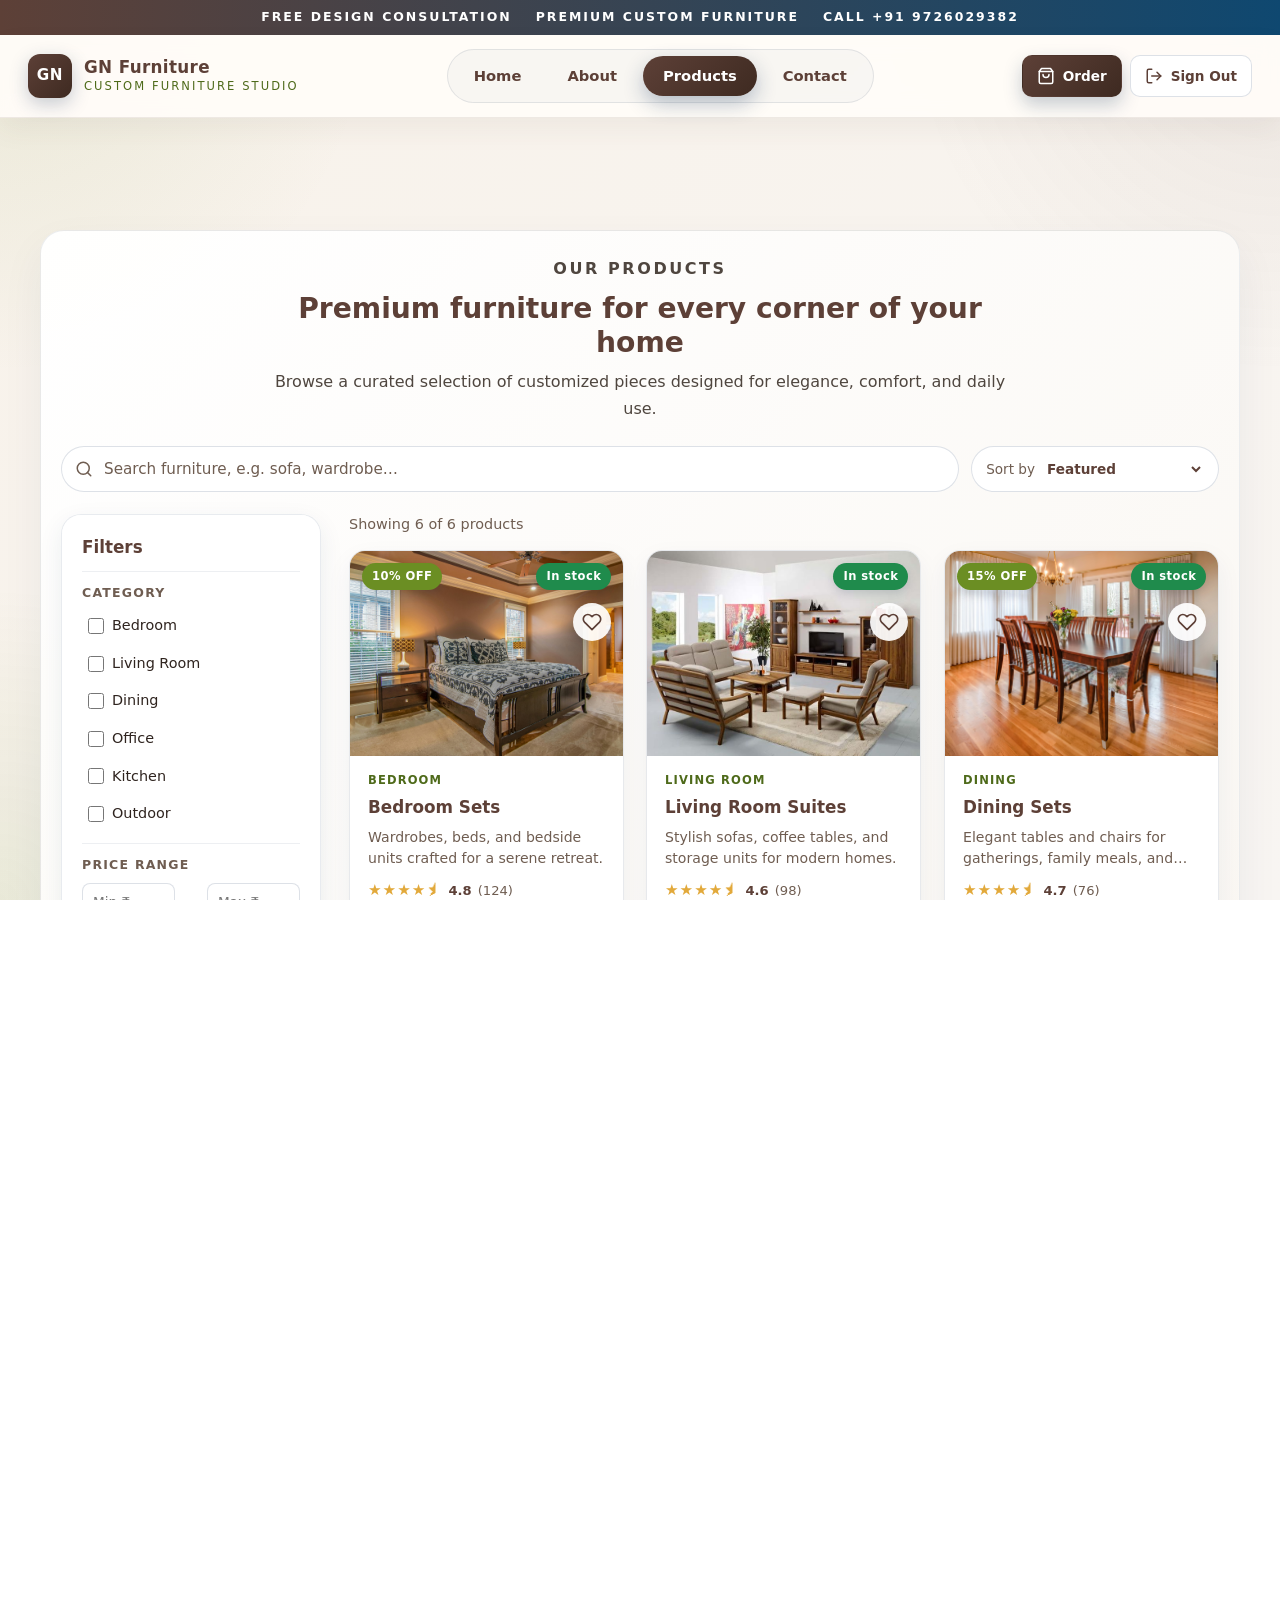
<file: pages/products.html>
<!DOCTYPE html>
<html lang="en">

<head>
    <meta charset="UTF-8">
    <meta name="viewport" content="width=device-width, initial-scale=1.0">
    <meta name="description" content="Browse GN Furniture's premium collection of custom furniture for every room." />
    <title>Products - GN Furniture</title>
    <link rel="stylesheet" href="../css/style.css">
    <link rel="stylesheet" href="../js/hero-shared-element.css">
</head>

<body>
    <div class="promo-bar">
        <span>Free design consultation</span>
        <span>Premium custom furniture</span>
        <span>Call +91 9726029382</span>
    </div>

    <header class="gn-header">
        <a href="home.html" class="gn-brand" aria-label="GN Furniture home">
            <span class="gn-brand__mark">GN</span>
            <span class="gn-brand__text">
                <strong>GN Furniture</strong>
                <em>Custom furniture studio</em>
            </span>
        </a>

        <nav class="gn-nav" id="primaryNav" aria-label="Primary navigation">
            <ul>
                <li><a href="home.html"><span>Home</span></a></li>
                <li><a href="about.html"><span>About</span></a></li>
                <li><a href="products.html" class="active"><span>Products</span></a></li>
                <li><a href="contact.html"><span>Contact</span></a></li>
            </ul>
        </nav>

        <div class="gn-actions">
            <button class="gn-icon-btn gn-icon-btn--cart gn-desktop-only" type="button" onclick="openOrderModal()" title="Place an order" aria-label="Place an order">
                <svg viewBox="0 0 24 24" width="18" height="18" fill="none" stroke="currentColor" stroke-width="2" stroke-linecap="round" stroke-linejoin="round" aria-hidden="true">
                    <path d="M6 2 3 6v14a2 2 0 0 0 2 2h14a2 2 0 0 0 2-2V6l-3-4Z"/>
                    <path d="M3 6h18"/>
                    <path d="M16 10a4 4 0 0 1-8 0"/>
                </svg>
                <span class="gn-icon-btn__label">Order</span>
            </button>

            <button class="gn-icon-btn gn-desktop-only" type="button" onclick="logout()" id="logoutBtn" title="Sign out" aria-label="Sign out">
                <svg viewBox="0 0 24 24" width="18" height="18" fill="none" stroke="currentColor" stroke-width="2" stroke-linecap="round" stroke-linejoin="round" aria-hidden="true">
                    <path d="M9 21H5a2 2 0 0 1-2-2V5a2 2 0 0 1 2-2h4"/>
                    <polyline points="16 17 21 12 16 7"/>
                    <line x1="21" y1="12" x2="9" y2="12"/>
                </svg>
                <span class="gn-icon-btn__label">Sign Out</span>
            </button>
        </div>
    </header>

    <main id="main-content" class="site-main">
        <section class="section section-light products-page">
            <div class="section-heading">
                <p class="eyebrow">Our products</p>
                <h2>Premium furniture for every corner of your home</h2>
                <p>Browse a curated selection of customized pieces designed for elegance, comfort, and daily use.</p>
            </div>

            <!-- Toolbar: search + sort + filter toggle -->
            <div class="products-toolbar">
                <div class="products-search" role="search">
                    <svg class="products-search__icon" viewBox="0 0 24 24" width="18" height="18" fill="none" stroke="currentColor" stroke-width="2" stroke-linecap="round" stroke-linejoin="round" aria-hidden="true">
                        <circle cx="11" cy="11" r="8"/>
                        <line x1="21" y1="21" x2="16.65" y2="16.65"/>
                    </svg>
                    <input type="search" id="productSearch" placeholder="Search furniture, e.g. sofa, wardrobe…" aria-label="Search products">
                </div>

                <div class="products-toolbar__actions">
                    <label class="products-sort">
                        <span>Sort by</span>
                        <select id="productSort" aria-label="Sort products">
                            <option value="featured">Featured</option>
                            <option value="price-asc">Price: Low to High</option>
                            <option value="price-desc">Price: High to Low</option>
                            <option value="rating">Top Rated</option>
                            <option value="name">Name (A–Z)</option>
                        </select>
                    </label>
                    <button class="filter-toggle" id="filterToggle" type="button" aria-controls="filterPanel" aria-expanded="false">
                        <svg viewBox="0 0 24 24" width="18" height="18" fill="none" stroke="currentColor" stroke-width="2" stroke-linecap="round" stroke-linejoin="round" aria-hidden="true">
                            <polygon points="22 3 2 3 10 12.46 10 19 14 21 14 12.46 22 3"/>
                        </svg>
                        Filters
                    </button>
                </div>
            </div>

            <div class="products-layout">
                <!-- Filter panel -->
                <aside class="filter-panel" id="filterPanel" aria-label="Product filters">
                    <div class="filter-panel__head">
                        <h3>Filters</h3>
                        <button class="filter-panel__close" id="filterClose" type="button" aria-label="Close filters">×</button>
                    </div>

                    <div class="filter-group">
                        <h4>Category</h4>
                        <ul class="filter-list" data-filter="category">
                            <li><label><input type="checkbox" value="bedroom"> Bedroom</label></li>
                            <li><label><input type="checkbox" value="living"> Living Room</label></li>
                            <li><label><input type="checkbox" value="dining"> Dining</label></li>
                            <li><label><input type="checkbox" value="office"> Office</label></li>
                            <li><label><input type="checkbox" value="kitchen"> Kitchen</label></li>
                            <li><label><input type="checkbox" value="outdoor"> Outdoor</label></li>
                        </ul>
                    </div>

                    <div class="filter-group">
                        <h4>Price range</h4>
                        <div class="filter-price">
                            <input type="number" id="priceMin" placeholder="Min ₹" min="0" aria-label="Minimum price">
                            <span>—</span>
                            <input type="number" id="priceMax" placeholder="Max ₹" min="0" aria-label="Maximum price">
                        </div>
                    </div>

                    <div class="filter-group">
                        <h4>Material</h4>
                        <ul class="filter-list" data-filter="material">
                            <li><label><input type="checkbox" value="solid-wood"> Solid Wood</label></li>
                            <li><label><input type="checkbox" value="engineered"> Engineered Wood</label></li>
                            <li><label><input type="checkbox" value="metal"> Metal</label></li>
                            <li><label><input type="checkbox" value="upholstered"> Upholstered</label></li>
                        </ul>
                    </div>

                    <div class="filter-group">
                        <h4>Color</h4>
                        <div class="filter-colors" data-filter="color">
                            <button type="button" data-color="walnut"   style="--sw:#5C3A21" aria-label="Walnut"></button>
                            <button type="button" data-color="oak"      style="--sw:#C8A45D" aria-label="Oak"></button>
                            <button type="button" data-color="navy"     style="--sw:#1F3A5F" aria-label="Navy"></button>
                            <button type="button" data-color="white"    style="--sw:#F5F5F5" aria-label="White"></button>
                            <button type="button" data-color="grey"     style="--sw:#7A7A7A" aria-label="Grey"></button>
                            <button type="button" data-color="black"    style="--sw:#1A1A1A" aria-label="Black"></button>
                        </div>
                    </div>

                    <div class="filter-group">
                        <h4>Customer rating</h4>
                        <div class="filter-rating" data-filter="rating">
                            <button type="button" data-rating="4">4★ & up</button>
                            <button type="button" data-rating="3">3★ & up</button>
                            <button type="button" data-rating="2">2★ & up</button>
                        </div>
                    </div>

                    <button class="filter-clear" id="filterClear" type="button">Clear all filters</button>
                </aside>

                <div class="filter-backdrop" id="filterBackdrop" aria-hidden="true"></div>

                <!-- Product grid -->
                <div class="products-content">
                    <p class="products-meta" id="productsMeta" aria-live="polite">Showing 6 of 6 products</p>
                    <div class="product-grid" id="productGrid">

                        <article class="product-card" data-category="bedroom" data-material="solid-wood" data-color="walnut" data-rating="4.8" data-price="15000" data-name="Bedroom Sets">
                            <div class="product-card__media">
                                <span class="badge badge--discount">10% OFF</span>
                                <span class="badge badge--stock">In stock</span>
                                <button class="wishlist-btn" type="button" aria-label="Add to wishlist" title="Add to wishlist">
                                    <svg viewBox="0 0 24 24" width="20" height="20" fill="none" stroke="currentColor" stroke-width="2" stroke-linecap="round" stroke-linejoin="round"><path d="M20.84 4.61a5.5 5.5 0 0 0-7.78 0L12 5.67l-1.06-1.06a5.5 5.5 0 0 0-7.78 7.78l1.06 1.06L12 21.23l7.78-7.78 1.06-1.06a5.5 5.5 0 0 0 0-7.78z"/></svg>
                                </button>
                                <img src="../assets/bedroom.jpg" alt="Bedroom furniture collection" loading="lazy">
                                <button class="quick-view-btn" type="button" aria-label="Quick view">Quick view</button>
                            </div>
                            <div class="product-card__body">
                                <p class="product-card__category">Bedroom</p>
                                <h3>Bedroom Sets</h3>
                                <p class="product-card__desc">Wardrobes, beds, and bedside units crafted for a serene retreat.</p>
                                <div class="product-card__rating" aria-label="Rated 4.8 out of 5">
                                    <span class="stars" data-stars="4.8"></span>
                                    <span class="rating-value">4.8</span>
                                    <span class="rating-count">(124)</span>
                                </div>
                                <div class="product-card__price">
                                    <span class="price-current">₹15,000</span>
                                    <span class="price-old">₹16,700</span>
                                </div>
                                <div class="product-card__actions">
                                    <button class="btn btn--primary" type="button">Add to Cart</button>
                                    <button class="btn btn--ghost" type="button">View Details</button>
                                </div>
                            </div>
                        </article>

                        <article class="product-card" data-category="living" data-material="upholstered" data-color="navy" data-rating="4.6" data-price="18000" data-name="Living Room Suites">
                            <div class="product-card__media">
                                <span class="badge badge--stock">In stock</span>
                                <button class="wishlist-btn" type="button" aria-label="Add to wishlist" title="Add to wishlist">
                                    <svg viewBox="0 0 24 24" width="20" height="20" fill="none" stroke="currentColor" stroke-width="2" stroke-linecap="round" stroke-linejoin="round"><path d="M20.84 4.61a5.5 5.5 0 0 0-7.78 0L12 5.67l-1.06-1.06a5.5 5.5 0 0 0-7.78 7.78l1.06 1.06L12 21.23l7.78-7.78 1.06-1.06a5.5 5.5 0 0 0 0-7.78z"/></svg>
                                </button>
                                <img src="../assets/living.jpg" alt="Living room furniture collection" loading="lazy">
                                <button class="quick-view-btn" type="button" aria-label="Quick view">Quick view</button>
                            </div>
                            <div class="product-card__body">
                                <p class="product-card__category">Living Room</p>
                                <h3>Living Room Suites</h3>
                                <p class="product-card__desc">Stylish sofas, coffee tables, and storage units for modern homes.</p>
                                <div class="product-card__rating" aria-label="Rated 4.6 out of 5">
                                    <span class="stars" data-stars="4.6"></span>
                                    <span class="rating-value">4.6</span>
                                    <span class="rating-count">(98)</span>
                                </div>
                                <div class="product-card__price">
                                    <span class="price-current">₹18,000</span>
                                </div>
                                <div class="product-card__actions">
                                    <button class="btn btn--primary" type="button">Add to Cart</button>
                                    <button class="btn btn--ghost" type="button">View Details</button>
                                </div>
                            </div>
                        </article>

                        <article class="product-card" data-category="dining" data-material="solid-wood" data-color="oak" data-rating="4.7" data-price="12000" data-name="Dining Sets">
                            <div class="product-card__media">
                                <span class="badge badge--discount">15% OFF</span>
                                <span class="badge badge--stock">In stock</span>
                                <button class="wishlist-btn" type="button" aria-label="Add to wishlist" title="Add to wishlist">
                                    <svg viewBox="0 0 24 24" width="20" height="20" fill="none" stroke="currentColor" stroke-width="2" stroke-linecap="round" stroke-linejoin="round"><path d="M20.84 4.61a5.5 5.5 0 0 0-7.78 0L12 5.67l-1.06-1.06a5.5 5.5 0 0 0-7.78 7.78l1.06 1.06L12 21.23l7.78-7.78 1.06-1.06a5.5 5.5 0 0 0 0-7.78z"/></svg>
                                </button>
                                <img src="../assets/dining.jpg" alt="Dining furniture collection" loading="lazy">
                                <button class="quick-view-btn" type="button" aria-label="Quick view">Quick view</button>
                            </div>
                            <div class="product-card__body">
                                <p class="product-card__category">Dining</p>
                                <h3>Dining Sets</h3>
                                <p class="product-card__desc">Elegant tables and chairs for gatherings, family meals, and hosting.</p>
                                <div class="product-card__rating" aria-label="Rated 4.7 out of 5">
                                    <span class="stars" data-stars="4.7"></span>
                                    <span class="rating-value">4.7</span>
                                    <span class="rating-count">(76)</span>
                                </div>
                                <div class="product-card__price">
                                    <span class="price-current">₹12,000</span>
                                    <span class="price-old">₹14,100</span>
                                </div>
                                <div class="product-card__actions">
                                    <button class="btn btn--primary" type="button">Add to Cart</button>
                                    <button class="btn btn--ghost" type="button">View Details</button>
                                </div>
                            </div>
                        </article>

                        <article class="product-card" data-category="office" data-material="engineered" data-color="white" data-rating="4.3" data-price="10000" data-name="Office Furniture">
                            <div class="product-card__media">
                                <span class="badge badge--stock badge--low">Low stock</span>
                                <button class="wishlist-btn" type="button" aria-label="Add to wishlist" title="Add to wishlist">
                                    <svg viewBox="0 0 24 24" width="20" height="20" fill="none" stroke="currentColor" stroke-width="2" stroke-linecap="round" stroke-linejoin="round"><path d="M20.84 4.61a5.5 5.5 0 0 0-7.78 0L12 5.67l-1.06-1.06a5.5 5.5 0 0 0-7.78 7.78l1.06 1.06L12 21.23l7.78-7.78 1.06-1.06a5.5 5.5 0 0 0 0-7.78z"/></svg>
                                </button>
                                <img src="../assets/office.jpg" alt="Office furniture collection" loading="lazy">
                                <button class="quick-view-btn" type="button" aria-label="Quick view">Quick view</button>
                            </div>
                            <div class="product-card__body">
                                <p class="product-card__category">Office</p>
                                <h3>Office Furniture</h3>
                                <p class="product-card__desc">Comfort-driven desks, shelves, and cabinets for productive spaces.</p>
                                <div class="product-card__rating" aria-label="Rated 4.3 out of 5">
                                    <span class="stars" data-stars="4.3"></span>
                                    <span class="rating-value">4.3</span>
                                    <span class="rating-count">(54)</span>
                                </div>
                                <div class="product-card__price">
                                    <span class="price-current">₹10,000</span>
                                </div>
                                <div class="product-card__actions">
                                    <button class="btn btn--primary" type="button">Add to Cart</button>
                                    <button class="btn btn--ghost" type="button">View Details</button>
                                </div>
                            </div>
                        </article>

                        <article class="product-card" data-category="kitchen" data-material="engineered" data-color="grey" data-rating="4.5" data-price="14000" data-name="Kitchen Units">
                            <div class="product-card__media">
                                <span class="badge badge--discount">5% OFF</span>
                                <span class="badge badge--stock">In stock</span>
                                <button class="wishlist-btn" type="button" aria-label="Add to wishlist" title="Add to wishlist">
                                    <svg viewBox="0 0 24 24" width="20" height="20" fill="none" stroke="currentColor" stroke-width="2" stroke-linecap="round" stroke-linejoin="round"><path d="M20.84 4.61a5.5 5.5 0 0 0-7.78 0L12 5.67l-1.06-1.06a5.5 5.5 0 0 0-7.78 7.78l1.06 1.06L12 21.23l7.78-7.78 1.06-1.06a5.5 5.5 0 0 0 0-7.78z"/></svg>
                                </button>
                                <img src="../assets/kitchen.jpg" alt="Kitchen furniture collection" loading="lazy">
                                <button class="quick-view-btn" type="button" aria-label="Quick view">Quick view</button>
                            </div>
                            <div class="product-card__body">
                                <p class="product-card__category">Kitchen</p>
                                <h3>Kitchen Units</h3>
                                <p class="product-card__desc">Functional cabinetry and storage designed with everyday convenience in mind.</p>
                                <div class="product-card__rating" aria-label="Rated 4.5 out of 5">
                                    <span class="stars" data-stars="4.5"></span>
                                    <span class="rating-value">4.5</span>
                                    <span class="rating-count">(67)</span>
                                </div>
                                <div class="product-card__price">
                                    <span class="price-current">₹14,000</span>
                                    <span class="price-old">₹14,750</span>
                                </div>
                                <div class="product-card__actions">
                                    <button class="btn btn--primary" type="button">Add to Cart</button>
                                    <button class="btn btn--ghost" type="button">View Details</button>
                                </div>
                            </div>
                        </article>

                        <article class="product-card" data-category="outdoor" data-material="metal" data-color="black" data-rating="4.2" data-price="9000" data-name="Outdoor Furniture">
                            <div class="product-card__media">
                                <span class="badge badge--stock">In stock</span>
                                <button class="wishlist-btn" type="button" aria-label="Add to wishlist" title="Add to wishlist">
                                    <svg viewBox="0 0 24 24" width="20" height="20" fill="none" stroke="currentColor" stroke-width="2" stroke-linecap="round" stroke-linejoin="round"><path d="M20.84 4.61a5.5 5.5 0 0 0-7.78 0L12 5.67l-1.06-1.06a5.5 5.5 0 0 0-7.78 7.78l1.06 1.06L12 21.23l7.78-7.78 1.06-1.06a5.5 5.5 0 0 0 0-7.78z"/></svg>
                                </button>
                                <img src="../assets/outdoor.jpg" alt="Outdoor furniture collection" loading="lazy">
                                <button class="quick-view-btn" type="button" aria-label="Quick view">Quick view</button>
                            </div>
                            <div class="product-card__body">
                                <p class="product-card__category">Outdoor</p>
                                <h3>Outdoor Furniture</h3>
                                <p class="product-card__desc">Weather-friendly pieces that bring comfort and style to open spaces.</p>
                                <div class="product-card__rating" aria-label="Rated 4.2 out of 5">
                                    <span class="stars" data-stars="4.2"></span>
                                    <span class="rating-value">4.2</span>
                                    <span class="rating-count">(41)</span>
                                </div>
                                <div class="product-card__price">
                                    <span class="price-current">₹9,000</span>
                                </div>
                                <div class="product-card__actions">
                                    <button class="btn btn--primary" type="button">Add to Cart</button>
                                    <button class="btn btn--ghost" type="button">View Details</button>
                                </div>
                            </div>
                        </article>
                    </div>

                    <p class="products-empty" id="productsEmpty" hidden>No products match your filters. Try adjusting your selection.</p>

                    <div class="products-loadmore" id="productsLoadmore">
                        <button class="btn btn--ghost" type="button" id="loadMoreBtn">Load more products</button>
                    </div>
                </div>
            </div>
        </section>
    </main>

    <footer class="footer footer--flatsome">
        <div class="footer-grid">
            <div class="footer-card">
                <h3>GN Furniture</h3>
                <p>Premium custom furniture crafted for modern homes, elegant offices, and inviting living spaces.</p>
            </div>
            <div class="footer-card">
                <h3>Quick Links</h3>
                <ul>
                    <li><a href="home.html">Home</a></li>
                    <li><a href="about.html">About</a></li>
                    <li><a href="products.html">Products</a></li>
                    <li><a href="contact.html">Contact</a></li>
                </ul>
            </div>
            <div class="footer-card">
                <h3>Contact</h3>
                <ul>
                    <li>Email: ammomin009@gmail.com</li>
                    <li>Phone: +91 9726029382</li>
                    <li>Address: Porda wada ni chali, Near S.S hospital, Petlad-388450</li>
                </ul>
            </div>
        </div>
        <div class="footer-bottom">
            <p>© GN Furniture. All rights reserved.</p>
            <p class="note">Built with craftsmanship, design, and dependable support.</p>
        </div>
    </footer>

    <script src="../js/products.js" defer></script>
</body>
</html>
</file>
<file: css/style.css>
* {
    font-family: system-ui, -apple-system, Segoe UI, Roboto, Arial, sans-serif;
    box-sizing: border-box;
    margin: 0;
    padding: 0;
}

*,*::before,*::after{box-sizing:border-box;}
img,video,iframe{max-width:100%;height:auto;}
body{overflow-x:hidden;}

@media (max-width:768px) {
    header,.profile,.about,.cards,.type,.form-row{
        flex-direction:column!important;
        grid-template-columns:1fr!important;
    }

    img, video, iframe, .card, .type img, .order-container{
        width:100%!important;
        max-width:100%!important;
        height:auto!important;
    }

    body{ overflow-x:hidden; }
}

html, body {
    margin: 0;
    padding: 0;
    height: 100%;
    width: 100%;
    overflow-x: hidden;
}

html {
    scroll-behavior: smooth;
}

:root {
    /* Modern minimal furniture palette */
    --color-primary: #5D4037;
    --color-primary-dark: #3E2A21;
    --color-accent: #6B8E23;
    --color-accent-dark: #4E6A1A;

    --color-bg: #F8F5F2;
    --color-surface: #FFFCF8;
    --color-surface-soft: #F1E8DE;
    --color-text: #2F241F;
    --color-muted: #6F5D51;
    --color-white: #FFFFFF;
    --color-border: rgba(93, 64, 55, 0.12);
    --color-footer-bg: #2F241F;

    --color-accent-soft: rgba(107, 142, 35, 0.16);

    --gradient-primary: linear-gradient(135deg, #5D4037 0%, #7A5A46 100%);
    --gradient-accent: linear-gradient(135deg, #6B8E23 0%, #8CA64A 100%);

    --shadow-soft: 0 16px 44px rgba(93, 64, 55, 0.10);
    --shadow-strong: 0 30px 80px rgba(93, 64, 55, 0.16);

    /* Radii */
    --radius-sm: 10px;
    --radius-md: 16px;
    --radius-lg: 24px;
    --radius-pill: 999px;

    /* Spacing */
    --space-1: 6px;
    --space-2: 10px;
    --space-3: 14px;
    --space-4: 18px;
    --space-5: 24px;
    --space-6: 32px;
    --space-7: 44px;

    --focus-ring: rgba(255, 179, 71, 0.55);
    --link: var(--color-primary);
    --link-hover: #0B2A3A;

    color-scheme: light;
}



body {
    position: relative;
    color: var(--color-text);
    background:
        radial-gradient(circle at top left, rgba(107, 142, 35, 0.10), transparent 24%),
        linear-gradient(135deg, #f8f2ea 0%, var(--color-bg) 100%);
    padding-top: 0 !important;
    line-height: 1.5;
}

body::before {
    content: "";
    position: fixed;
    inset: 0;
    background:
        radial-gradient(circle at 100% 0%, rgba(93, 64, 55, 0.08), transparent 24%),
        radial-gradient(circle at 0% 100%, rgba(107, 142, 35, 0.10), transparent 20%);
    pointer-events: none;
    z-index: -1;
}

body:not(.auth-body) { padding-top: 0; }

::selection {
    background: rgba(255, 179, 71, 0.36);
    color: var(--color-primary-dark);
}

/* Flatsome-like typographic baseline */
h1,h2,h3,h4,h5 { line-height: 1.2; }
h1 { font-size: clamp(1.6rem, 2.6vw, 2.6rem); }
h2 { font-size: clamp(1.25rem, 2.0vw, 2rem); }
h3 { font-size: 1.05rem; }
p { color: var(--color-muted); }
a { color: var(--link); text-decoration: none; }
a:hover { color: var(--link-hover); }

/* consistent focus */
:focus-visible {
    outline: 2px solid var(--focus-ring);
    outline-offset: 2px;
    border-radius: 10px;
}

.page-bg {
    position: fixed;
    top: 0;
    left: 0;
    width: 100%;
    height: 100vh;
    background: #FFFFFF;
    z-index: -1;
    pointer-events: none;
}

body > *:not(.page-bg):not(.footer) {
    position: relative;
    z-index: 1;
}

/* =====================
   AUTH PAGE
   ===================== */
.auth-body {
    background:
        radial-gradient(circle at top left, rgba(255, 179, 71, 0.22), transparent 30%),
        linear-gradient(135deg, #f8f2e8 0%, #e7dbc9 100%);
    min-height: 100vh;
    display: grid;
    place-items: center;
    padding: 24px;
}

.auth-shell {
    width: min(1160px, 100%);
    display: grid;
    grid-template-columns: 1.05fr 0.95fr;
    gap: 24px;
    align-items: stretch;
}

.auth-visual {
    position: relative;
    overflow: hidden;
    border-radius: 32px;
    padding: 40px;
    color: #ffffff;
    background: linear-gradient(135deg, rgba(93, 64, 55, 0.97) 0%, rgba(62, 42, 33, 0.95) 100%);
    box-shadow: var(--shadow-strong);
}

.auth-visual::before,
.auth-visual::after {
    content: "";
    position: absolute;
    border-radius: 50%;
    background: rgba(255, 255, 255, 0.12);
    pointer-events: none;
}

.auth-visual::before {
    width: 220px;
    height: 220px;
    top: -70px;
    right: -40px;
}

.auth-visual::after {
    width: 180px;
    height: 180px;
    bottom: -70px;
    left: -40px;
}

.auth-visual__badge {
    display: inline-flex;
    align-items: center;
    gap: 8px;
    padding: 8px 12px;
    border-radius: 999px;
    background: rgba(255, 255, 255, 0.14);
    color: #f7d8a2;
    font-size: 0.78rem;
    font-weight: 700;
    letter-spacing: 0.16em;
    text-transform: uppercase;
    margin-bottom: 18px;
}

.auth-visual h1 {
    font-size: clamp(1.8rem, 3.1vw, 2.7rem);
    line-height: 1.18;
    margin-bottom: 14px;
    color: #ffffff;
}

.auth-visual p {
    color: rgba(255, 255, 255, 0.84);
    font-size: 1rem;
    line-height: 1.7;
    max-width: 480px;
}

.auth-highlights {
    list-style: none;
    display: grid;
    gap: 10px;
    margin-top: 24px;
    padding: 0;
}

.auth-highlights li {
    display: flex;
    align-items: center;
    gap: 8px;
    color: rgba(255, 255, 255, 0.9);
    font-weight: 600;
}

.auth-highlights li::before {
    content: "•";
    color: var(--color-accent);
    font-size: 1.2rem;
}

.auth-container {
    background: rgba(255, 252, 248, 0.96);
    border: 1px solid rgba(93, 64, 55, 0.08);
    border-radius: 30px;
    box-shadow: var(--shadow-soft);
    width: min(100%, 460px);
    margin: 0 auto;
    padding: 30px;
    backdrop-filter: blur(10px);
}

.auth-header {
    text-align: center;
    margin-bottom: 26px;
}

.logo-badge {
    display: inline-flex;
    align-items: center;
    justify-content: center;
    background: linear-gradient(135deg, var(--color-primary), var(--color-primary-dark));
    color: #FFFFFF;
    padding: 8px 14px;
    border-radius: 999px;
    font-size: 12px;
    font-weight: 700;
    letter-spacing: 0.16em;
    margin-bottom: 14px;
}

.auth-header h1 {
    color: var(--color-primary);
    font-size: 28px;
    font-weight: 700;
    margin: 0;
}

.error-message {
    background-color: rgba(231, 76, 60, 0.12);
    border-left: 4px solid #e74c3c;
    color: #c0392b;
    padding: 12px 15px;
    border-radius: 12px;
    margin-bottom: 20px;
    font-size: 14px;
    font-weight: 600;
    display: none;
}

.error-message:not(.hidden) {
    display: block;
    animation: slideDown 0.3s ease-out;
}

.error-message.hidden {
    display: none !important;
}

.hidden {
    display: none !important;
}

@keyframes slideDown {
    from {
        opacity: 0;
        transform: translateY(-10px);
    }
    to {
        opacity: 1;
        transform: translateY(0);
    }
}

@keyframes fadeIn {
    from { opacity: 0; }
    to { opacity: 1; }
}

/* Tabs */
.auth-tabs {
    display: flex;
    gap: 10px;
    margin-bottom: 22px;
    border-bottom: 1px solid rgba(11, 42, 58, 0.12);
}

.tab-btn {
    flex: 1;
    padding: 12px 8px;
    background: none;
    border: none;
    border-bottom: 3px solid transparent;
    color: var(--color-muted);
    font-size: 13px;
    font-weight: 700;
    cursor: pointer;
    transition: all 0.3s ease;
    text-transform: uppercase;
    letter-spacing: 0.12em;
}

.tab-btn.active {
    color: var(--color-accent-dark);
    border-bottom-color: var(--color-accent-dark);
}

.auth-form {
    display: none;
}

.auth-form.active-form {
    display: block;
    animation: fadeIn 0.3s ease-in;
}

.form-group {
    margin-bottom: 16px;
}

.form-group label {
    display: block;
    color: var(--color-primary);
    font-size: 12px;
    font-weight: 700;
    margin-bottom: 7px;
    text-transform: uppercase;
    letter-spacing: 0.12em;
}

.form-group input {
    width: 100%;
    padding: 12px 14px;
    border: 1px solid rgba(14, 17, 22, 0.16);
    border-radius: 12px;
    font-size: 14px;
    transition: all 0.3s ease;
    background: #f8f9fb;
}

.form-group input:focus {
    outline: none;
    border-color: var(--color-accent);
    background: #FFFFFF;
    box-shadow: 0 0 0 3px rgba(255, 179, 71, 0.16);
}

.form-group input:valid {
    border-color: #2e8b57;
}

.form-group small {
    display: block;
    color: var(--color-muted);
    font-size: 12px;
    margin-top: 5px;
    transition: all 0.3s ease;
}

.auth-btn {
    width: 100%;
    padding: 12px;
    background: linear-gradient(135deg, var(--color-primary), var(--color-primary-dark));
    color: #FFFFFF;
    border: none;
    border-radius: 999px;
    font-size: 14px;
    font-weight: 700;
    cursor: pointer;
    transition: all 0.3s ease;
    text-transform: uppercase;
    letter-spacing: 0.12em;
    margin-bottom: 14px;
}

.auth-btn:hover:not(:disabled) {
    transform: translateY(-2px);
    box-shadow: 0 10px 22px rgba(11, 42, 58, 0.2);
    background: linear-gradient(135deg, var(--color-primary-dark), var(--color-primary));
}

.auth-btn:active:not(:disabled) {
    transform: translateY(0);
}

.auth-btn:disabled {
    opacity: 0.7;
    cursor: not-allowed;
}

.google-btn {
    width: 100%;
    padding: 12px;
    background: #FFFFFF;
    color: var(--color-primary);
    border: 1px solid rgba(14, 17, 22, 0.12);
    border-radius: 999px;
    font-size: 14px;
    font-weight: 700;
    cursor: pointer;
    transition: all 0.3s ease;
    display: flex;
    align-items: center;
    justify-content: center;
    gap: 10px;
}

.google-btn:hover:not(:disabled) {
    background: var(--color-surface-soft);
    border-color: rgba(255, 179, 71, 0.5);
    box-shadow: 0 6px 16px rgba(11, 42, 58, 0.1);
    transform: translateY(-2px);
}

.google-btn:disabled { opacity: 0.7; cursor: not-allowed; }
.google-logo { width: 18px; height: 18px; }

.divider {
    text-align: center;
    margin: 20px 0;
    color: var(--color-muted);
    font-size: 12px;
    font-weight: 700;
    text-transform: uppercase;
    letter-spacing: 0.12em;
    position: relative;
}

.divider::before,
.divider::after {
    content: '';
    position: absolute;
    top: 50%;
    width: 48%;
    height: 1px;
    background: rgba(14, 17, 22, 0.12);
}

.divider::before { left: 0; }
.divider::after { right: 0; }

.popup-overlay {
    position: fixed;
    inset: 0;
    background: rgba(7, 27, 40, 0.72);
    display: flex;
    align-items: center;
    justify-content: center;
    padding: 20px;
    z-index: 1500;
}

.popup-modal {
    width: min(460px, 100%);
    background: linear-gradient(135deg, #ffffff 0%, #f8efe7 100%);
    border-radius: 24px;
    padding: 30px 28px;
    box-shadow: var(--shadow-strong);
    text-align: center;
}

.popup-modal h2 {
    color: var(--color-primary);
    margin-bottom: 10px;
}

.popup-modal p {
    color: var(--color-muted);
    margin-bottom: 20px;
    line-height: 1.7;
}

.popup-close-btn {
    border: 0;
    border-radius: 999px;
    padding: 12px 18px;
    background: linear-gradient(135deg, var(--color-primary), var(--color-primary-dark));
    color: #fff;
    font-weight: 700;
    cursor: pointer;
}

@media (max-width: 920px) {
    .auth-shell {
        grid-template-columns: 1fr;
    }

    .auth-visual {
        min-height: 240px;
    }
}

@media (max-width: 640px) {
    .auth-body {
        padding: 14px;
    }

    .auth-container,
    .auth-visual {
        padding: 22px;
        border-radius: 24px;
    }
}

/* welcome popup */
.welcome-popup-overlay {
    position: fixed;
    top: 0;
    left: 0;
    right: 0;
    bottom: 0;
    background: rgba(0, 0, 0, 0.6);
    display: flex;
    align-items: center;
    justify-content: center;
    z-index: 9999;
    animation: overlayFadeIn 0.3s ease-out;
}

@keyframes overlayFadeIn { from { opacity: 0; } to { opacity: 1; } }

.welcome-popup-modal {
    background: linear-gradient(135deg, #FFFFFF 0%, #F5EFE7 100%);
    border-radius: 20px;
    padding: 50px 40px;
    max-width: 450px;
    width: 90%;
    text-align: center;
    box-shadow: 0 20px 60px rgba(0, 0, 0, 0.3);
    animation: popupSlideIn 0.5s cubic-bezier(0.34, 1.56, 0.64, 1);
    border-top: 5px solid #5C5346;
    position: relative;
}

@keyframes popupSlideIn {
    from {
        opacity: 0;
        transform: scale(0.9) translateY(-20px);
    }
    to {
        opacity: 1;
        transform: scale(1) translateY(0);
    }
}

.welcome-popup-modal h2 { color: #5C5346; font-size: 28px; margin-bottom: 15px; font-weight: 700; }
.welcome-popup-modal h2 span { color: #C17F59; font-weight: 800; }
.welcome-popup-modal p { color: #666666; font-size: 16px; line-height: 1.6; margin-bottom: 30px; }

.popup-action-btn {
    background: linear-gradient(135deg, #5C5346 0%, #4a4339 100%);
    color: #FFFFFF;
    padding: 14px 40px;
    border: none;
    border-radius: 12px;
    font-size: 16px;
    font-weight: 600;
    cursor: pointer;
    transition: all 0.3s ease;
    box-shadow: 0 10px 20px rgba(92, 83, 70, 0.25);
    text-transform: uppercase;
    letter-spacing: 0.5px;
}

.popup-action-btn:hover { transform: translateY(-2px); box-shadow: 0 15px 30px rgba(92, 83, 70, 0.3); background: linear-gradient(135deg, #4a4339 0%, #5C5346 100%); }
.popup-action-btn:active { transform: translateY(0); }

.hidden-popup { display: none !important; }

/* order modal */
.order-modal {
    position: fixed;
    top: 0;
    left: 0;
    right: 0;
    bottom: 0;
    background: rgba(0, 0, 0, 0.7);
    display: flex;
    align-items: center;
    justify-content: center;
    z-index: 10000;
    animation: overlayFadeIn 0.3s ease-out;
}

@keyframes paymentSlideIn {
    from { opacity: 0; transform: scale(0.9) translateY(50px); }
    to { opacity: 1; transform: scale(1) translateY(0); }
}

.order-container {
    background: linear-gradient(135deg, #FFFFFF 0%, #F5EFE7 100%);
    border-radius: 15px;
    padding: 40px;
    max-width: 600px;
    width: 90%;
    max-height: 85vh;
    overflow-y: auto;
    box-shadow: 0 20px 60px rgba(0, 0, 0, 0.3);
    animation: paymentSlideIn 0.5s cubic-bezier(0.34, 1.56, 0.64, 1);
    position: relative;
}

.order-close {
    position: absolute;
    top: 15px;
    right: 15px;
    background: none;
    border: none;
    font-size: 32px;
    cursor: pointer;
    color: #9ca3af;
    transition: all 0.3s ease;
    width: 40px;
    height: 40px;
    display: flex;
    align-items: center;
    justify-content: center;
}

.order-close:hover { color: #5C5346; background: rgba(92, 83, 70, 0.1); border-radius: 50%; }

.order-content { width: 100%; }
.order-content form { display: flex; flex-direction: column; gap: 0; }

.form-row { display: grid; grid-template-columns: 1fr 1fr; gap: 15px; }
.form-group { display: flex; flex-direction: column; margin-bottom: 15px; }
.form-group.full-width { grid-column: 1 / -1; }

.form-group label { color: #5C5346; font-size: 12px; font-weight: 600; margin-bottom: 6px; text-transform: uppercase; letter-spacing: 0.5px; }
.form-group input, .form-group textarea { padding: 10px 12px; border: 1px solid #DDD5C7; border-radius: 6px; font-size: 14px; transition: all 0.3s ease; background: #FFFFFF; font-family: inherit; }
.form-group input:focus, .form-group textarea:focus { outline: none; border-color: #C17F59; background: #FAF8F5; box-shadow: 0 0 0 3px rgba(193, 127, 89, 0.14); }
.form-group textarea { resize: vertical; min-height: 80px; }

.order-btn { width: 100%; padding: 12px; background: linear-gradient(135deg, #5C5346 0%, #4a4339 100%); color: #FFFFFF; border: none; border-radius: 6px; font-size: 14px; font-weight: 600; cursor: pointer; transition: all 0.3s ease; text-transform: uppercase; letter-spacing: 0.5px; margin-top: 20px; }
.order-btn:hover:not(:disabled) { transform: translateY(-2px); box-shadow: 0 6px 20px rgba(92, 83, 70, 0.25); background: linear-gradient(135deg, #4a4339 0%, #5C5346 100%); }
.order-btn:disabled { opacity: 0.7; cursor: not-allowed; }

.hidden-order { display: none !important; }

/* =====================
   HEADER (home/products/about/contact)
   ===================== */
.gn-header {
    display: flex;
    align-items: center;
    justify-content: space-between;
    gap: 20px;
    background: rgba(255, 252, 248, 0.95);
    border-bottom: 1px solid rgba(93, 64, 55, 0.10);
    min-height: 78px;
    padding: 14px 28px;
    position: fixed;
    top: 0;
    left: 0;
    right: 0;
    z-index: 1000;
    box-shadow: 0 12px 26px rgba(93, 64, 55, 0.06);
    backdrop-filter: blur(10px);
    -webkit-backdrop-filter: blur(10px);
}

.promo-bar {
    display: flex;
    align-items: center;
    justify-content: center;
    gap: 24px;
    flex-wrap: wrap;
    padding: 8px 16px;
    background: linear-gradient(90deg, var(--color-primary) 0%, #0f4870 100%);
    color: #ffffff;
    font-size: 0.78rem;
    letter-spacing: 0.16em;
    text-transform: uppercase;
    font-weight: 700;
    position: relative;
    z-index: 1001;
}

.promo-bar span {
    display: inline-flex;
    align-items: center;
    gap: 6px;
}

.gn-brand {
    display: inline-flex;
    align-items: center;
    gap: 12px;
    text-decoration: none;
    color: var(--color-primary);
    flex-shrink: 0;
}

.gn-brand__mark {
    display: inline-flex;
    align-items: center;
    justify-content: center;
    width: 44px;
    height: 44px;
    border-radius: 12px;
    background: linear-gradient(135deg, var(--color-primary), var(--color-primary-dark));
    color: #FFFFFF;
    font-weight: 800;
    font-size: 0.95rem;
    letter-spacing: 0.04em;
    box-shadow: 0 6px 18px rgba(31, 58, 95, 0.25);
    transition: transform 0.25s ease, box-shadow 0.25s ease;
}

.gn-brand:hover .gn-brand__mark { transform: rotate(-4deg) scale(1.05); box-shadow: 0 10px 22px rgba(31, 58, 95, 0.35); }

.gn-brand__text { display: flex; flex-direction: column; line-height: 1.15; }
.gn-brand__text strong { font-size: 1.05rem; font-weight: 800; color: var(--color-primary); letter-spacing: 0.02em; }
.gn-brand__text em { font-style: normal; font-size: 0.72rem; color: var(--color-accent-dark); letter-spacing: 0.18em; text-transform: uppercase; margin-top: 2px; }

.gn-nav { flex: 1; display: flex; justify-content: center; }
.gn-nav ul {
    display: flex;
    list-style: none;
    align-items: center;
    gap: 6px;
    margin: 0;
    padding: 6px;
    background: rgba(31,58,95,0.03);
    border: 1px solid rgba(20,42,71,0.10);
    border-radius: 999px;
}
.gn-nav a { position: relative; display: inline-flex; align-items: center; padding: 9px 20px; border-radius: 999px; color: var(--color-primary); text-decoration: none; font-weight: 600; font-size: 0.92rem; transition: color 0.25s ease, background 0.25s ease, transform 0.25s ease; overflow: hidden; }
.gn-nav a span { position: relative; z-index: 1; }
.gn-nav a::before { content:""; position:absolute; inset:0; background: linear-gradient(135deg, var(--color-primary), var(--color-primary-dark)); border-radius:999px; transform:scaleX(0); transform-origin:center; transition:transform 0.35s cubic-bezier(0.4,0,0.2,1); z-index:0; }
.gn-nav a:hover { color: var(--color-accent-dark); transform: translateY(-1px); }
.gn-nav a:hover::before { transform: scaleX(0.5); opacity: 0.15; }
.gn-nav a.active { color: #FFFFFF; background: linear-gradient(135deg, var(--color-primary), var(--color-primary-dark)); box-shadow: 0 8px 20px rgba(31, 58, 95, 0.30); }
.gn-nav a.active::before { display:none; }

.gn-actions { display: flex; align-items: center; gap: 8px; flex-shrink: 0; }
.gn-icon-btn { display: inline-flex; align-items: center; gap: 8px; padding: 9px 14px; border-radius: 10px; border: 1px solid rgba(31, 58, 95, 0.15); background: #FFFFFF; color: var(--color-primary); font-weight: 600; font-size: 0.85rem; cursor: pointer; transition: all 0.25s ease; min-height: 42px; }
.gn-icon-btn:hover { border-color: var(--color-accent); color: var(--color-accent-dark); transform: translateY(-1px); box-shadow: 0 6px 14px rgba(176, 141, 87, 0.20); }
.gn-icon-btn--cart { background: linear-gradient(135deg, var(--color-primary), var(--color-primary-dark)); color: #FFFFFF; border-color: transparent; box-shadow: 0 8px 18px rgba(31, 58, 95, 0.25); }
.gn-icon-btn--cart:hover { background: linear-gradient(135deg, var(--color-accent), var(--color-accent-dark)); color: #FFFFFF; box-shadow: 0 10px 22px rgba(176, 141, 87, 0.40); }

.gn-burger { display: none; width: 44px; height: 44px; border-radius: 10px; border: 1px solid rgba(31, 58, 95, 0.15); background: #FFFFFF; color: var(--color-primary); cursor: pointer; align-items: center; justify-content: center; flex-direction: column; gap: 5px; transition: all 0.25s ease; }
.gn-burger:hover { border-color: var(--color-accent); background: rgba(176, 141, 87, 0.06); }
.gn-burger span { display:block; width:22px; height:2px; background: currentColor; border-radius:2px; transition: transform 0.3s ease, opacity 0.2s ease; transform-origin:center; }
.gn-burger.is-open span:nth-child(1){ transform: translateY(7px) rotate(45deg); }
.gn-burger.is-open span:nth-child(2){ opacity: 0; }
.gn-burger.is-open span:nth-child(3){ transform: translateY(-7px) rotate(-45deg); }

.gn-drawer-backdrop { position: fixed; inset: 0; background: rgba(20, 42, 71, 0.50); backdrop-filter: blur(6px); -webkit-backdrop-filter: blur(6px); opacity: 0; visibility: hidden; transition: opacity 0.3s ease, visibility 0.3s ease; z-index: 1100; pointer-events: none; }
.gn-drawer-backdrop.is-open { opacity: 1; visibility: visible; pointer-events: auto; }

@media (min-width: 769px) and (max-width: 1024px) {
    .gn-header { padding: 12px 18px; gap: 14px; min-height: 72px; }
    .gn-brand__mark { width: 40px; height: 40px; font-size: 0.85rem; }
    .gn-brand__text strong{ font-size: 0.95rem; }
    .gn-brand__text em{ font-size: 0.65rem; }
    .gn-nav ul{ gap: 3px; padding: 4px; }
    .gn-nav a{ font-size: 0.82rem; padding: 7px 14px; }
    .gn-icon-btn{ font-size: 0.78rem; padding: 8px 12px; }
    .gn-icon-btn__label{ display:none; }
}

@media (max-width: 1024px) {
    .gn-nav { position: static; height:auto; width:auto; transform:none; padding:0; overflow:visible; flex: 1 1 auto; pointer-events:auto; background: transparent; box-shadow:none; }
    .gn-nav ul { flex-direction: row; gap: 6px; background: linear-gradient(135deg, rgba(31, 58, 95, 0.04), rgba(176, 141, 87, 0.06)); border: 1px solid rgba(31, 58, 95, 0.10); border-radius: 999px; width:auto; padding: 6px; }
    .gn-nav a { width:auto; padding: 8px 14px; font-size: 0.92rem; border-radius: 999px; white-space: nowrap; }
    .gn-nav a::before{ display:block; }
}

@media (max-width: 599px) {
    .gn-header { min-height: 64px; padding: 10px 14px; gap: 8px; flex-wrap: wrap; }
    .gn-brand { flex: 1 1 auto; min-width: 0; }
    .gn-brand__text { display:none; }
    .gn-brand__mark { width: 40px; height: 40px; font-size: 0.9rem; }
    .gn-nav { order: 3; flex-basis: 100%; justify-content: center; margin-top: 6px; }
    .gn-nav ul { width: 100%; justify-content: center; flex-wrap: wrap; padding: 5px; }
    .gn-nav a { padding: 7px 12px; font-size: 0.84rem; }
    .gn-actions { margin-left: auto; gap: 6px; }
    .gn-icon-btn { padding: 8px 10px; min-height: 40px; }
    .gn-icon-btn__label{ display:inline; font-size: 0.78rem; }
    .gn-burger{ width: 40px; height: 40px; display: none; }
}

/* =====================
   LAYOUT (shared)
   ===================== */
/* shared container */
.container {
    width: min(1200px, calc(100% - 32px));
    margin: 0 auto;
}

.site-main {
    width: min(1200px, calc(100% - 32px));
    margin: 0 auto;
    padding-top: 112px;
}

/* keep existing auth layout */
.auth-shell { width: min(1200px, calc(100% - 32px)); margin: 0 auto; }

.site-header { display:none; }

.site-header { display:none; }

/* =====================
   HOME
   ===================== */
.hero-shell {
    display: grid;
    grid-template-columns: 1.15fr 0.85fr;
    gap: 24px;
    margin-bottom: 20px;
    align-items: center;
}

.hero-copy {
    background: linear-gradient(135deg, rgba(255, 252, 248, 0.98) 0%, rgba(241, 232, 222, 0.96) 100%);
    border-radius: 32px;
    padding: 32px;
    box-shadow: 0 24px 60px rgba(93, 64, 55, 0.08);
    display: flex;
    flex-direction: column;
    justify-content: center;
    border: 1px solid rgba(93, 64, 55, 0.08);
}

.eyebrow { display:inline-flex; align-items:center; gap:6px; color: var(--color-accent); text-transform:uppercase; letter-spacing:0.16em; font-size:0.8rem; font-weight:700; margin-bottom:10px; }

.hero-copy h1 { font-size: clamp(1.8rem, 3vw, 2.7rem); margin-bottom: 12px; color: #1f1915; font-weight: 800; }
.hero-copy p { color: #4f463f; max-width: 700px; font-size: 1rem; line-height: 1.7; }

.hero-actions { display:flex; flex-wrap:wrap; gap:12px; margin-top:22px; }

.btn {
    display:inline-flex;
    align-items:center;
    justify-content:center;
    gap:10px;
    background: var(--color-primary);
    color:#fff;
    text-decoration:none;
    border:none;
    border-radius: 999px;
    padding: 10px 18px;
    font-weight: 800;
    font-size: 0.95rem;
    transition: transform .2s ease, box-shadow .2s ease, background .2s ease, border-color .2s ease;
    box-shadow: 0 10px 24px rgba(31,58,95,0.16);
}
.btn:hover{
    transform: translateY(-1px);
    box-shadow: 0 16px 32px rgba(31,58,95,0.20);
    background: var(--color-primary-dark);
}
.btn-secondary{
    background:#fff;
    color: var(--color-primary);
    box-shadow: inset 0 0 0 1px rgba(31, 58, 95, 0.16);
}
.btn-secondary:hover{ background: #fff; box-shadow: inset 0 0 0 1px rgba(176,141,87,0.35); }

.section { padding: 30px 0 18px; }
.section-light {
    background: linear-gradient(135deg, rgba(255,255,255,0.96) 0%, rgba(248, 244, 238, 0.96) 100%);
    border-radius: 24px;
    padding: 24px 20px;
    border: 1px solid rgba(20,42,71,0.08);
    box-shadow: 0 18px 44px rgba(31,58,95,0.06);
}

.section-heading { text-align:center; max-width:760px; margin:0 auto 24px; }
.section-heading h2 { font-size: clamp(1.5rem, 2.2vw, 2.2rem); margin-bottom:8px; color: var(--color-primary); font-weight:800; }
.section-heading p { color:#4f463f; font-size:1rem; line-height:1.7; }

.feature-grid, .story-grid, .product-grid, .gallery-grid { display:grid; gap:18px; justify-content:center; }
.feature-grid { grid-template-columns: repeat(3, minmax(0,1fr)); }

.feature-card, .story-card, .contact-card {
    background:#fff;
    border-radius: 20px;
    box-shadow: 0 14px 36px rgba(31,58,95,0.06);
    padding:20px;
    margin:0 auto;
    width:100%;
    transition: transform .25s ease, box-shadow .25s ease, border-color .25s ease;
    border: 1px solid rgba(20,42,71,0.08);
}
.feature-card:hover, .story-card:hover, .contact-card:hover {
    transform: translateY(-3px);
    box-shadow: 0 18px 42px rgba(31,58,95,0.10);
    border-color: rgba(176,141,87,0.30);
}

/* =====================
   HOME: Furniture Catalog
   ===================== */
.room-grid,
.testimonial-grid {
    display:grid;
    grid-template-columns: repeat(4, minmax(0, 1fr));
    gap: 18px;
    margin-top: 10px;
}

.room-card,
.testimonial-card,
.newsletter-card {
    background: var(--color-surface);
    border: 1px solid rgba(93, 64, 55, 0.10);
    border-radius: 24px;
    box-shadow: var(--shadow-soft);
    overflow: hidden;
}

.room-card {
    display:flex;
    flex-direction:column;
}

.room-card img {
    width:100%;
    height:190px;
    object-fit:cover;
}

.room-card__body {
    padding: 16px 16px 18px;
}

.room-card__body h3 {
    color: var(--color-primary);
    margin-bottom: 6px;
}

.room-card__body p {
    color: var(--color-muted);
    font-size: 0.92rem;
}

.testimonial-card {
    padding: 20px;
}

.testimonial-card blockquote {
    color: var(--color-text);
    font-size: 0.98rem;
    line-height: 1.7;
    margin: 0 0 12px;
}

.testimonial-card strong {
    color: var(--color-primary);
}

.newsletter-card {
    display:flex;
    align-items:center;
    justify-content:space-between;
    gap: 18px;
    padding: 24px;
    background: linear-gradient(135deg, rgba(255,252,248,1) 0%, rgba(241,232,222,0.95) 100%);
}

.newsletter-card h3 {
    color: var(--color-primary);
    margin-bottom: 6px;
}

.newsletter-card p {
    color: var(--color-muted);
    margin: 0;
}

.newsletter-form {
    display:flex;
    gap: 10px;
    flex-wrap:wrap;
}

.newsletter-form input {
    min-width: 240px;
    border: 1px solid rgba(93, 64, 55, 0.16);
    border-radius: 999px;
    padding: 12px 14px;
    background: #fff;
}

.cat-grid{
    display:grid;
    grid-template-columns: repeat(3, minmax(0, 1fr));
    gap: 18px;
    justify-content:center;
    padding: 10px 0 0;
    width: 100%;
    max-width: 980px;
    margin: 0 auto;
}

.cat-card{
    background:#fff;
    border: 1px solid rgba(20,42,71,0.10);
    border-radius: 18px;
    overflow:hidden;
    box-shadow: 0 10px 28px rgba(31,58,95,0.06);
    transition: transform .25s ease, box-shadow .25s ease, border-color .25s ease;
    display:flex;
    flex-direction:column;
    min-height: 320px;
}

.cat-card:hover{
    transform: translateY(-3px);
    box-shadow: 0 18px 46px rgba(31,58,95,0.12);
    border-color: rgba(176,141,87,0.30);
}

.cat-card img{
    width:100%;
    height: 190px;
    object-fit: cover;
    display:block;
}

.cat-card__meta{
    padding: 14px 14px 16px;
    display:flex;
    flex-direction:column;
    gap: 8px;
}

.cat-card__meta h3{
    margin:0;
    color: var(--color-primary);
    font-size: 1.03rem;
    font-weight: 900;
    line-height: 1.2;
}

.cat-card__price{
    margin:0;
    color: var(--color-accent-dark);
    font-weight: 900;
    font-size: 0.92rem;
}

/* keep the old type styles (unused now), but ensure it doesn't break layout */
.type { display:flex; gap:16px; justify-content:center; flex-wrap:wrap; padding:60px 20px; align-items:flex-start; }
.b1 { text-align:center; padding:10px; flex: 1 1 220px; max-width:240px; min-width:160px; opacity:0; transform: translateY(80px) scale(0.9); transition: all .8s ease; }
.b1.show{ opacity:1; transform: translateY(0) scale(1); }
.type img { width:100%; max-width:195px; height:230px; border-radius: 10%; overflow:hidden; box-shadow: #5b5b5b 2px 2px 7px 0px; margin-top:30px; object-fit:cover; transition: all .3s ease; }
.type p{ color: var(--color-text); font-size:16px; font-weight:bold; text-align:center; margin-top:10px; }
.type p.price{ color: var(--color-accent); font-size:14px; margin-top:8px; }
.type .f_para{ color:#fdfcfc; font-size:30px; font-weight:bold; text-align:center; width:100%; }

@media (max-width: 920px){
    .cat-grid{ grid-template-columns: repeat(2, minmax(0, 1fr)); max-width: 720px; }
    .room-grid,
    .testimonial-grid { grid-template-columns: repeat(2, minmax(0, 1fr)); }
    .newsletter-card { flex-direction: column; align-items:flex-start; }
}
@media (max-width: 599px){
    .cat-grid{ grid-template-columns: 1fr; padding: 0 6px; }
    .cat-card{ min-height: 290px; }
    .cat-card img{ height: 175px; }
    .room-grid,
    .testimonial-grid { grid-template-columns: 1fr; }
    .newsletter-form { width:100%; }
    .newsletter-form input { min-width: 0; width:100%; }
}

@media (min-width: 1025px) {
  .type{ gap:20px; padding:70px 40px; }
  .type img{ width:200px; height:240px; }
}
@media (max-width: 599px) {
  .type{ gap:10px; padding:30px 10px; }
  .b1{ flex: 0 0 calc(50% - 5px); padding:5px; }
  .type img{ max-width:120px; height:140px; margin-top:8px; }
}

.cta-banner {
    background: linear-gradient(135deg, rgba(193, 127, 89, 0.18) 0%, rgba(221, 213, 199, 0.28) 100%);
    border-radius: 28px;
    padding: 36px 24px;
    text-align: center;
    margin: 24px 0 12px;
    border: 1px solid rgba(20,42,71,0.08);
    box-shadow: 0 18px 44px rgba(31,58,95,0.08);
}
.cta-banner p{ margin: 8px auto 18px; max-width:620px; color:#4b433c; }
.cta-banner .btn { margin-top: 6px; }

footer,
.footer{
    background: linear-gradient(135deg, var(--color-footer-bg) 0%, #0f3b53 100%);
    color:white;
    text-align:center;
    opacity:0.95;
    position:relative;
    z-index:100;
    padding:48px 20px 36px;
    border-top: 1px solid rgba(255,255,255,0.08);
}
.footer--flatsome { padding: 48px 20px 36px; }
.footer-grid {
    display: grid;
    grid-template-columns: 1.2fr .8fr .8fr;
    gap: 24px;
    max-width: 1160px;
    margin: 0 auto 24px;
    text-align: left;
}
.footer-card {
    background: rgba(255,255,255,0.06);
    border: 1px solid rgba(255,255,255,0.08);
    border-radius: 18px;
    padding: 20px;
}
.footer-card h3 {
    color: #ffffff;
    margin-bottom: 10px;
    font-size: 1rem;
}
.footer-card p,
.footer-card li,
.footer-card a {
    color: rgba(255,255,255,0.8);
    font-size: 0.95rem;
}
.footer-card ul {
    list-style: none;
    padding: 0;
    margin: 0;
    display: grid;
    gap: 8px;
}
.footer-bottom {
    max-width: 1160px;
    margin: 0 auto;
    padding-top: 16px;
    border-top: 1px solid rgba(255,255,255,0.12);
}
.footer-bottom p { max-width: 1100px; margin: 0 auto; padding: 6px 0; font-size: 0.95rem; color: rgba(255,255,255,0.76); }
.footer .note{ font-size:14px; color:#dcd5c7; font-style:italic; }

@media (max-width: 920px) {
    .footer-grid { grid-template-columns: 1fr; }
}

/* slider (home) */
.slider{ width:100%; height:600px; overflow:hidden; margin:0; padding:0; display:flex; align-items:center; justify-content:center; background:#1a1a1a; position:relative; }
.slides{ display:flex; width:300%; height:600px; transition: transform 0.8s ease-in-out; transform: translateX(0); }
.slides img{ width: 100%; height:100%; object-fit:cover; flex-shrink:0; }
.slider-controls{ position:absolute; bottom:20px; display:flex; gap:12px; z-index:100; }
.slider-dot{ width:12px; height:12px; border-radius:50%; background: rgba(255,255,255,0.5); cursor:pointer; border:2px solid transparent; transition: all 0.3s ease; }
.slider-dot.active{ background:#C17F59; transform: scale(1.2); border-color:#C17F59; }
.slider-dot:hover{ background: rgba(255,255,255,0.8); }
.slider-arrow{ position:absolute; top:50%; transform: translateY(-50%); width:50px; height:50px; background: rgba(92, 83, 70, 0.75); border:none; color:#fff; font-size:24px; cursor:pointer; display:flex; align-items:center; justify-content:center; border-radius:5px; z-index:100; transition: all 0.3s ease; }
.slider-arrow:hover{ background: rgba(92, 83, 70, 0.9); transform: translateY(-50%) scale(1.1); }
.slider-arrow.prev{ left:15px; }
.slider-arrow.next{ right:15px; }

@media (min-width: 1025px){ .slider{ height:600px;} .slides{height:600px;} .slides img{ height:600px;} .slider-arrow{ width:50px; height:50px; font-size:24px;} .slider-arrow.prev{ left:20px;} .slider-arrow.next{ right:20px;} .slider-controls{ bottom:25px; gap:15px;} }
@media (max-width: 599px){ .slider{ height:280px; margin-top:5px;} .slides{ height:280px;} .slides img{ height:280px;} .slider-arrow{ width:35px; height:35px; font-size:16px;} .slider-arrow.prev{ left:8px;} .slider-arrow.next{ right:8px;} .slider-controls{ bottom:12px; gap:8px;} .slider-dot{ width:8px; height:8px;} }

/* =====================
   PRODUCTS PAGE (keep essential)
   ===================== */
.products-page { --pc-radius: 18px; --pc-gap: 22px; --pc-shadow: 0 8px 24px rgba(31, 58, 95, 0.08); --pc-shadow-hover: 0 18px 40px rgba(31, 58, 95, 0.16); }
.products-toolbar { display:flex; align-items:center; gap:12px; flex-wrap:wrap; max-width:1200px; margin:0 auto 22px; }
.products-search { position:relative; flex:1 1 280px; min-width:220px; }
.products-search__icon { position:absolute; top:50%; left:14px; transform:translateY(-50%); color: var(--color-muted); pointer-events:none; }
.products-search input{ width:100%; height:46px; padding:0 16px 0 42px; border-radius:999px; border:1px solid rgba(31, 58, 95, 0.15); background:#fff; color: var(--color-text); font:inherit; font-size:0.95rem; transition: border-color 0.25s ease, box-shadow 0.25s ease; }
.products-search input::placeholder{ color: var(--color-muted); }
.products-search input:focus{ outline:none; border-color: var(--color-accent); box-shadow: 0 0 0 3px rgba(176,141,87,0.18); }
.products-toolbar__actions{ display:flex; align-items:center; gap:10px; flex-wrap:wrap; }
.products-sort{ display:inline-flex; align-items:center; gap:8px; height:46px; padding:0 14px; border-radius:999px; border:1px solid rgba(31,58,95,0.15); background:#fff; color: var(--color-muted); font-size:0.85rem; }
.products-sort select{ border:0; background:transparent; color: var(--color-primary); font:inherit; font-weight:600; cursor:pointer; padding:4px 0; }
.filter-toggle{ display:none; align-items:center; gap:8px; height:46px; padding:0 18px; border-radius:999px; border:1px solid rgba(31,58,95,0.15); background:#fff; color: var(--color-primary); font-weight:600; font-size:0.9rem; cursor:pointer; transition: all 0.25s ease; }
.filter-toggle:hover{ border-color: var(--color-accent); color: var(--color-accent-dark); }
.products-layout{ display:grid; grid-template-columns:260px 1fr; gap:28px; max-width:1200px; margin:0 auto; align-items:start; }
.filter-panel{ position:sticky; top:96px; background:#fff; border:1px solid rgba(31,58,95,0.10); border-radius:20px; padding:22px 20px; box-shadow: var(--pc-shadow); max-height: calc(100vh - 120px); overflow-y:auto; }
.filter-panel__head{ display:flex; align-items:center; justify-content:space-between; margin-bottom:14px; }
.filter-panel__head h3{ color: var(--color-primary); font-size:1.05rem; margin:0; }
.filter-panel__close{ display:none; width:34px; height:34px; border-radius:8px; border:0; background: rgba(31,58,95,0.06); color: var(--color-primary); font-size:1.4rem; line-height:1; cursor:pointer; }
.filter-group{ padding:14px 0; border-top: 1px solid rgba(31,58,95,0.08); }
.filter-group:first-of-type{ border-top:0; }
.filter-group h4{ font-size:0.78rem; text-transform:uppercase; letter-spacing:0.1em; color: var(--color-muted); margin:0 0 10px; font-weight:700; }
.filter-list{ list-style:none; padding:0; margin:0; display:grid; gap:8px; }
.filter-list label{ display:flex; align-items:center; gap:8px; font-size:0.9rem; color: var(--color-text); cursor:pointer; padding:4px 6px; border-radius:6px; transition: background 0.2s ease; }
.filter-list label:hover{ background: rgba(176,141,87,0.08); }
.filter-list input[type="checkbox"]{ width:16px; height:16px; accent-color: var(--color-accent); cursor:pointer; }
.filter-price{ display:grid; grid-template-columns: 1fr auto 1fr; align-items:center; gap:8px; }
.filter-price input{ width:100%; height:38px; padding:0 10px; border-radius:8px; border:1px solid rgba(31,58,95,0.15); font:inherit; font-size:0.85rem; color: var(--color-text); background:#fff; }
.filter-price input:focus{ outline:none; border-color: var(--color-accent); box-shadow:0 0 0 3px rgba(176,141,87,0.16); }
.filter-price span{ color: var(--color-muted); font-weight:600; }
.filter-colors{ display:flex; flex-wrap:wrap; gap:10px; }
.filter-colors button{ width:30px; height:30px; border-radius:50%; background: var(--sw); border:2px solid rgba(31,58,95,0.15); cursor:pointer; transition: transform 0.2s ease, box-shadow 0.2s ease, border-color 0.2s ease; padding:0; }
.filter-colors button:hover{ transform: scale(1.1); }
.filter-colors button.is-active{ border-color: var(--color-accent); box-shadow: 0 0 0 3px rgba(176,141,87,0.30); }
.filter-rating{ display:flex; flex-wrap:wrap; gap:6px; }
.filter-rating button{ height:32px; padding:0 12px; border-radius:999px; border:1px solid rgba(31,58,95,0.15); background:#fff; color: var(--color-primary); font-size:0.82rem; font-weight:600; cursor:pointer; transition: all 0.2s ease; }
.filter-rating button:hover{ border-color: var(--color-accent); color: var(--color-accent-dark); }
.filter-rating button.is-active{ background: var(--color-primary); color:#fff; border-color: var(--color-primary); }
.filter-clear{ width:100%; margin-top:14px; padding:10px 16px; border:0; border-radius:10px; background: rgba(31,58,95,0.06); color: var(--color-primary); font-weight:600; font-size:0.85rem; cursor:pointer; transition: background 0.2s ease; }
.filter-clear:hover{ background: rgba(31,58,95,0.12); }
.filter-backdrop{ position: fixed; inset: 0; background: rgba(20, 42, 71, 0.45); backdrop-filter: blur(4px); -webkit-backdrop-filter: blur(4px); opacity:0; visibility:hidden; transition: opacity 0.3s ease, visibility 0.3s ease; z-index:1100; }
.filter-backdrop.is-open{ opacity:1; visibility:visible; }
.products-content{ min-width:0; }
.products-meta{ color: var(--color-muted); font-size:0.9rem; margin:0 0 14px; }
.products-empty{ text-align:center; color: var(--color-muted); padding:40px 20px; font-size:1rem; }
.products-loadmore{ text-align:center; margin:32px 0 8px; }
.products-loadmore .btn[disabled]{ pointer-events:none; }
.product-grid{ display:grid; grid-template-columns: repeat(3, minmax(0,1fr)); gap: var(--pc-gap); margin:0; padding:0; }
.product-card{
    display:flex;
    flex-direction:column;
    background:#fff;
    border:1px solid rgba(20,42,71,0.10);
    border-radius: 16px;
    overflow:hidden;
    box-shadow: 0 10px 26px rgba(31,58,95,0.06);
    transition: transform .25s ease, box-shadow .25s ease, border-color .25s ease;
    position: relative;
}
.product-card:hover{
    transform: translateY(-3px);
    box-shadow: 0 18px 40px rgba(31,58,95,0.12);
    border-color: rgba(176,141,87,0.32);
}
.product-card__media{ position:relative; aspect-ratio: 4 / 3; overflow:hidden; background:#F0F2F5; }
.product-card__media img{ width:100%; height:100%; object-fit: cover; display:block; transition: transform 0.6s ease, filter 0.4s ease; }
.product-card:hover .product-card__media img{ transform: scale(1.06); filter: saturate(1.05) brightness(1.02); }
.badge{ position:absolute; top:12px; padding:5px 10px; border-radius:999px; font-size:0.72rem; font-weight:700; letter-spacing:0.04em; z-index:2; box-shadow:0 4px 10px rgba(20,42,71,0.15); }
.badge--discount{ left:12px; background: var(--color-accent); color:#fff; }
.badge--stock{ right:12px; background:#1F8B4C; color:#fff; }
.badge--stock.badge--low{ background:#C45A2C; }
.wishlist-btn{ position:absolute; top:12px; right:12px; width:38px; height:38px; border-radius:50%; border:0; background: rgba(255,255,255,0.92); color: var(--color-primary); display:inline-flex; align-items:center; justify-content:center; cursor:pointer; z-index:3; box-shadow:0 6px 14px rgba(20,42,71,0.15); transition: transform 0.2s ease, color 0.2s ease, background 0.2s ease; }
.product-card__media:has(.badge--stock) .wishlist-btn{ top:52px; }
.wishlist-btn:hover{ transform: scale(1.08); color: var(--color-accent-dark); }
.wishlist-btn.is-active{ color:#E25555; background:#fff; }
.wishlist-btn.is-active svg{ fill: currentColor; }
.quick-view-btn{ position:absolute; left:50%; bottom:14px; transform: translateX(-50%) translateY(20px); padding:9px 18px; border:0; border-radius:999px; background: rgba(255,255,255,0.95); color: var(--color-primary); font-weight:600; font-size:0.82rem; cursor:pointer; opacity:0; transition: opacity 0.3s ease, transform 0.3s ease, background 0.2s ease; z-index:2; box-shadow:0 8px 18px rgba(20,42,71,0.18); }
.product-card:hover .quick-view-btn{ opacity:1; transform: translateX(-50%) translateY(0); }
.quick-view-btn:hover{ background: var(--color-primary); color:#fff; }
.product-card__body{ padding:16px 18px 20px; display:flex; flex-direction:column; gap:8px; flex:1; }
.product-card__category{ color: var(--color-accent-dark); font-size:0.72rem; font-weight:700; text-transform:uppercase; letter-spacing:0.1em; margin:0; }
.product-card__body h3{ color: var(--color-primary); font-size:1.05rem; font-weight:700; margin:0; line-height:1.3; }
.product-card__desc{ color: var(--color-muted); font-size:0.88rem; line-height:1.5; margin:0; display: -webkit-box; -webkit-line-clamp:2; line-clamp:2; -webkit-box-orient: vertical; overflow:hidden; }
.product-card__rating{ display:inline-flex; align-items:center; gap:6px; font-size:0.82rem; color: var(--color-muted); margin-top:2px; }
.product-card__rating .stars{ color:#E2A93B; letter-spacing:1px; font-size:0.95rem; }
.product-card__rating .rating-value{ font-weight:700; color: var(--color-primary); }
.product-card__rating .rating-count{ color: var(--color-muted); }
.product-card__price{ display:flex; align-items: baseline; gap: 8px; margin-top:4px; }
.price-current{ color: var(--color-primary); font-size:1.15rem; font-weight:800; }
.price-old{ color: var(--color-muted); font-size:0.85rem; text-decoration: line-through; }
.product-card__actions{ display:flex; gap:8px; margin-top:auto; padding-top:10px; }
.product-card__actions .btn{ flex:1; padding:10px 12px; font-size:0.85rem; border-radius:10px; }
.btn--primary{ background: linear-gradient(135deg, var(--color-primary), var(--color-primary-dark)); color:#fff; border:0; box-shadow:0 6px 14px rgba(31,58,95,0.22); }
.btn--primary:hover{ background: linear-gradient(135deg, var(--color-accent), var(--color-accent-dark)); box-shadow:0 10px 20px rgba(176,141,87,0.32); }
.btn--ghost{ background:#fff; color: var(--color-primary); border: 1px solid rgba(31,58,95,0.20); box-shadow:none; }
.btn--ghost:hover{ background: rgba(31,58,95,0.06); border-color: var(--color-accent); color: var(--color-accent-dark); }

.toast{ position: fixed; bottom:24px; left:50%; transform: translateX(-50%) translateY(20px); background: var(--color-primary); color:#fff; padding:12px 22px; border-radius:999px; font-size:0.9rem; font-weight:600; box-shadow:0 12px 30px rgba(20,42,71,0.30); z-index:2000; opacity:0; pointer-events:none; transition: opacity 0.3s ease, transform 0.3s ease; }
.toast.is-visible{ opacity:1; transform: translateX(-50%) translateY(0); }

@media (max-width: 1200px){ .products-layout{ grid-template-columns: 240px 1fr; gap:22px; } .product-grid{ grid-template-columns: repeat(3, minmax(0,1fr)); } }
@media (max-width: 1024px){ .filter-toggle{ display:inline-flex; } .products-layout{ grid-template-columns: 1fr; } .filter-panel{ position: fixed; top:0; right:0; height:100vh; width:320px; max-width:88vw; border-radius:20px 0 0 20px; transform: translateX(100%); transition: transform 0.4s cubic-bezier(0.4,0,0.2,1); z-index:1200; max-height:100vh; padding-top:80px; } .filter-panel.is-open{ transform: translateX(0); } .filter-panel__close{ display:inline-flex; align-items:center; justify-content:center; } .product-grid{ grid-template-columns: repeat(2, minmax(0,1fr)); } }
@media (max-width: 768px){ .products-toolbar{ gap:10px; } .products-search{ flex:1 1 100%; } .products-toolbar__actions{ width:100%; justify-content: space-between; } .product-grid{ gap:18px; } .product-card__body{ padding:14px 14px 18px; } .product-card__body h3{ font-size:0.98rem; } .price-current{ font-size:1.05rem; } }
@media (max-width: 599px){ .products-toolbar{ flex-direction: column; align-items: stretch; } .products-toolbar__actions{ gap:8px; } .products-sort, .filter-toggle{ flex:1; justify-content:center; } .product-grid{ grid-template-columns: 1fr; gap:16px; } .product-card__actions{ flex-direction: column; } .product-card__actions .btn{ width: 100%; } }

/* =====================
   ABOUT / CONTACT
   ===================== */
.profile-section{ padding-top:24px; }
.profile{ display:flex; align-items:center; justify-content:center; gap:60px; min-height:90vh; padding:70px; opacity:0; transform: translateY(20px); transition: all 1.5s ease; }
.profile.show{ opacity:1; transform: translateY(0); }
.profile img{
    border-radius:28px;
    opacity:0;
    transition: all 1.5s ease;
    width: 360px;
    max-width: 44vw;
    height: 420px;
    max-height: 60vh;
    object-fit: cover;
    box-shadow: 0 18px 44px rgba(31,58,95,0.16);
}
@media (max-width: 920px){
    .profile img{
        width: 100%;
        max-width: 520px;
        height: 280px;
        max-height: 45vh;
    }
}
.profile.show img{ opacity:1; transform: translateX(0) scale(1); }
.details{ max-width:600px; opacity:0; transform: translateX(50px); transition: all 1.0s ease; }
.profile.show .details{ opacity:1; transform: translateX(0); }
.details h2{ font-size: clamp(1.6rem, 2.3vw, 2.2rem); margin-bottom:8px; }
.details .ga{ text-align:center; font-weight:700; margin-bottom:30px; margin-top:-10px; color: var(--color-accent-dark); }
.details p{ font-size:20px; line-height:1.8; color:#31414d; max-width:800px; margin-left:35px; margin-top:-20px; }

.story-grid{ display:grid; grid-template-columns: repeat(3, minmax(0,1fr)); gap:18px; justify-content:center; }
.story-card{ background: linear-gradient(135deg, #ffffff 0%, #f8f1e7 100%); border-radius:20px; box-shadow: 0 12px 32px rgba(0,0,0,0.08); padding:20px; margin:0 auto; width:100%; }

.gallery-grid{ display:grid; grid-template-columns: repeat(3, minmax(0,1fr)); gap:18px; justify-content:center; }
.gallery-item{
    overflow:hidden;
    border-radius:20px;
    min-height:220px;
    background: #F0F2F5;
    box-shadow: 0 12px 30px rgba(31,58,95,0.08);
}
.gallery-item img{
    width:100%;
    height:100%;
    object-fit: cover;
    display:block;
    transition: transform 0.35s ease;
}
.gallery-item:hover img{ transform: scale(1.05); }
@media (max-width: 920px){
    .gallery-item{
        min-height: 200px;
    }
}
@media (max-width: 640px){
    .gallery-item{
        min-height: 170px;
    }
}

.contact-grid{ display:grid; grid-template-columns: 0.95fr 1.05fr; gap:20px; }
.contact-card{ background: linear-gradient(135deg, #ffffff 0%, #f8f1e7 100%); border-radius:22px; box-shadow: 0 14px 36px rgba(0,0,0,0.08); padding:24px; }
.contact-list{ list-style:none; padding:0; margin:14px 0 0; display:grid; gap:10px; }
.contact-list li{ color: var(--color-muted); }
.contact-form .form-group{ margin-bottom: 14px; }
.contact-form input, .contact-form textarea{ width:100%; padding:12px 14px; border-radius:12px; border:1px solid rgba(14,17,22,0.16); font:inherit; background:#fff; }
.contact-form input:focus, .contact-form textarea:focus{ outline:none; border-color: var(--color-accent); box-shadow: 0 0 0 3px rgba(255,179,71,0.16); }
.contact-form textarea{ min-height:110px; resize:vertical; }

@media (max-width: 920px){ .contact-grid, .profile{ grid-template-columns: 1fr; } .gallery-grid, .story-grid{ grid-template-columns: 1fr; } }

@media (max-width: 640px){ .profile{ padding:40px 20px; flex-direction:column; gap:30px; } .details p{ margin-left:0; font-size:16px; } }

/* Generic footer/spacing responsive */
@media (max-width: 920px) {
    .hero-shell { grid-template-columns: 1fr; }
    .feature-grid, .product-grid, .gallery-grid, .type { grid-template-columns: repeat(2, minmax(0, 1fr)); }
}
@media (max-width: 640px) {
    .hero-copy, .section-light, .cta-banner, .profile, .contact-card, .feature-card, .story-card, .product-card, .card, .b1 { border-radius: 20px; }
    .feature-grid, .product-grid, .gallery-grid, .type { grid-template-columns: 1fr; }
}

/* circular slider (home featured collection) */

/* =====================
   Horizontal Slider (Featured)
   ===================== */
.horizontal-slider{
    width: 100%;
    max-width: 980px;
    margin: 0 auto;
    overflow: hidden;
    position: relative;
    z-index: 1;
    padding: 0 56px;
}

@media (max-width: 768px){
    .horizontal-slider{ padding: 0 16px; }
}

.horizontal-track{
    display: flex;
    gap: 18px;
    align-items: flex-start;
    padding: 8px 2px 12px;
    overflow-x: auto;
    scroll-snap-type: x mandatory;
    scroll-behavior: smooth;
    -webkit-overflow-scrolling: touch;
}

/* hide scrollbar (optional, keeps clean UI) */
.horizontal-track::-webkit-scrollbar{ height: 8px; }
.horizontal-track::-webkit-scrollbar-thumb{
    background: rgba(31,58,95,0.18);
    border-radius: 999px;
}

.horizontal-track:focus{ outline: none; }

.horizontal-track .circular-item{
    position: relative;
    left: auto;
    top: auto;
    transform: none !important;
    width: min(270px, 78vw);
    max-width: 72vw;
    flex: 0 0 auto;
    scroll-snap-align: center;
    transform-style: flat;
    display: flex;
    flex-direction: column;
    background: rgba(255,255,255,0.96);
    border: 1px solid rgba(31,58,95,0.12);
    border-radius: 24px;
    overflow: hidden;
    box-shadow: 0 18px 46px rgba(31,58,95,0.10);
    margin-bottom: 6px;
}

.horizontal-track .circular-item img{
    width: 100%;
    height: 220px;
    object-fit: cover;
    display: block;
    transform: none !important;
    border-radius: 0;
}

@media (max-width: 599px){
    .horizontal-track .circular-item{
        width: min(86vw, 260px);
    }
    .horizontal-track .circular-item img{
        height: 180px;
    }
    .horizontal-track .circular-item__meta {
        padding: 12px 14px 14px;
    }
}

.horizontal-track .circular-item__meta{
    position: relative;
    left: auto;
    bottom: auto;
    transform: none;
    width: 100%;
    background: transparent;
    border: 0;
    box-shadow: none;
    padding: 16px 16px 18px;
    backdrop-filter: none;
}

/* Make the circular buttons work with horizontal layout */
.horizontal-slider + .circular-slider-btn,
#featuredCircularSlider .circular-slider-btn {
    position: absolute;
    top: 50%;
    transform: translateY(-50%);
    z-index: 3;
}

/* Disable wheel-rotation styles when in horizontal mode (safety) */
#featuredCircularSlider[data-slider-mode="horizontal"] .circular-track{
    transform: none !important;
}

/* =====================
   Circular Hero (JS+GSAP)
   ===================== */

/* (existing) */

.hero-hidden{ display:none !important; }


.circular-product-hero{

  position:absolute;
  inset:0;
  z-index:50;
  background: rgba(255,255,255,0.72);
  backdrop-filter: blur(14px);
  -webkit-backdrop-filter: blur(14px);
  border-radius:24px;
  padding: 22px;
}

.circular-product-hero__bg{ position:absolute; inset:-30px; background: radial-gradient(circle at 20% 10%, rgba(193,127,89,0.20), rgba(31,58,95,0.15) 50%, rgba(31,58,95,0) 70%); filter: blur(20px); opacity:0.6; }

.circular-product-hero__inner{ position:relative; height:100%; display:grid; grid-template-rows:auto 1fr auto; gap:14px; }

.circular-product-hero__top{ display:flex; align-items:center; justify-content:space-between; gap:12px; }
.hero-back-btn{ border:0; background: rgba(255,255,255,0.85); padding:10px 14px; border-radius:999px; cursor:pointer; font-weight:800; color: var(--color-primary); box-shadow:0 10px 25px rgba(31,58,95,0.10); }
.hero-top-actions{ display:flex; gap:10px; }
.hero-top-icon{ width:42px; height:42px; border-radius:999px; border:1px solid rgba(31,58,95,0.12); background: rgba(255,255,255,0.85); cursor:pointer; font-size:18px; font-weight:900; color: var(--color-primary); }

.circular-product-hero__media{ display:flex; align-items:center; justify-content:center; }
.circular-product-hero__media img{ width: min(680px, 100%); max-height: 330px; object-fit:cover; border-radius:26px; border:1px solid rgba(255,255,255,0.55); box-shadow: 0 30px 90px rgba(0,0,0,0.22); }

.circular-product-hero__content{ max-width: 760px; width:100%; margin: 0 auto; background: rgba(255,255,255,0.75); border:1px solid rgba(31,58,95,0.10); border-radius:22px; padding:16px 16px; box-shadow: 0 18px 46px rgba(31,58,95,0.10); }

.circular-hero-detail{ opacity:0; }

#circularProductHeroTitle{ font-size: clamp(1.4rem, 2.2vw, 2rem); color: var(--color-primary); }
.hero-rating{ margin-top:6px; }
.hero-stars{ color: #E2A93B; font-size: 1.05rem; letter-spacing: 2px; }
.hero-price{ font-weight:900; color: var(--color-accent-dark); margin-top:8px; font-size:1.2rem; }
.hero-desc{ margin-top:10px; color: var(--color-muted); line-height:1.7; }

.hero-selectors{ display:grid; grid-template-columns: 1fr 1fr; gap:12px; margin-top:14px; }
.hero-select{ display:flex; flex-direction:column; gap:8px; }
.hero-label{ font-weight:900; color: var(--color-primary); font-size:0.85rem; text-transform:uppercase; letter-spacing:0.1em; }
.hero-dot-row{ display:flex; gap:10px; flex-wrap:wrap; }
.hero-qty{ width: 120px; height: 42px; border-radius:12px; border:1px solid rgba(31,58,95,0.14); padding:0 12px; font:inherit; }

.hero-size-row{ display:flex; gap:10px; flex-wrap:wrap; }
.hero-btn{ height:44px; padding:0 16px; border-radius:999px; border:0; cursor:pointer; font-weight:900; }
.hero-btn--primary{ background: linear-gradient(135deg, var(--color-primary), var(--color-primary-dark)); color:#fff; }
.hero-btn--secondary{ background: rgba(255,255,255,0.92); color: var(--color-primary); border:1px solid rgba(31,58,95,0.12); }
.hero-btn--ghost{ background: rgba(31,58,95,0.06); color: var(--color-primary); border:1px solid rgba(31,58,95,0.10); }
.hero-actions{ display:flex; gap:10px; flex-wrap:wrap; margin-top:14px; justify-content:center; }

.hero-slot--animating {
    transition: filter 0.25s ease;
}

@media (max-width: 768px){
  .circular-product-hero{ padding: 14px; }
  .hero-selectors{ grid-template-columns: 1fr; }
  .circular-product-hero__content{ padding: 12px; }
}

.circular-slider-shell{
    position:relative;
    border-radius:24px;
    padding:34px 18px;
    overflow:hidden;
    background: rgba(255,255,255,0.55);
    border: 1px solid rgba(31,58,95,0.10);
    box-shadow: 0 18px 46px rgba(31,58,95,0.10);
    margin: 0 auto;
    display:flex;
    flex-direction:column;
    align-items:center;
    justify-content:center;
}

/* center section wrapper on page */
#featuredCircularSlider{ width: min(1040px, 100%); }


.circular-slider-bg{
    position:absolute;
    inset:-30px;
    z-index:0;
    pointer-events:none;
}

.circular-slider-shell .circular-slider,
.circular-slider-shell .circular-slider-btn,
.circular-slider-shell .circular-slider-hint{ position:relative; z-index:1; }

.circular-slider-bg .blob{
    position:absolute;
    width: 320px;
    height: 320px;
    border-radius: 50%;
    filter: blur(40px);
    opacity: 0.28;
    background: radial-gradient(circle at 30% 30%, rgba(193,127,89,0.9), rgba(176,141,87,0.2) 60%, rgba(31,58,95,0) 72%);
    animation: blobFloat 7s ease-in-out infinite;
}
.circular-slider-bg .blob--a{ left: -80px; top: -90px; animation-delay: 0s; }
.circular-slider-bg .blob--b{ right: -110px; top: 20px; width: 360px; height: 360px; animation-delay: 1.2s; opacity:0.22; }
.circular-slider-bg .blob--c{ left: 30%; bottom: -170px; width: 420px; height: 420px; animation-delay: 2.1s; opacity:0.18; }

.glow-ring{
    position:absolute;
    left:50%;
    top:50%;
    width: 620px;
    height: 620px;
    transform: translate(-50%,-50%);
    border-radius:50%;
    background: conic-gradient(from 90deg, rgba(193,127,89,0.20), rgba(31,58,95,0.18), rgba(176,141,87,0.20), rgba(31,58,95,0.18));
    filter: blur(6px);
    opacity:0.35;
    animation: ringSpin 16s linear infinite;
}

@keyframes blobFloat{
    0%,100%{ transform: translate3d(0,0,0) scale(1); }
    50%{ transform: translate3d(0,-18px,0) scale(1.06); }
}
@keyframes ringSpin{
    from{ transform: translate(-50%,-50%) rotate(0deg); }
    to{ transform: translate(-50%,-50%) rotate(360deg); }
}

.circular-slider{
    width: min(980px, 100%);
    height: 520px;
    margin: 0 auto;
    display:flex;
    align-items:center;
    justify-content:center;
    perspective: 1100px;
    outline:none;
}

.circular-track{
    position:relative;
    width: 100%;
    height: 100%;
    transform-style: preserve-3d;
    --angleStep: 60deg;
    transform: rotateX(0deg) rotateY(var(--rotation, 0deg));
    transition: transform 0.25s linear;
}



.circular-item{
    position:absolute;
    left:50%;
    top:50%;
    width: 270px;
    max-width: 72vw;
    transform-style: preserve-3d;
    transform: rotateY(calc(var(--i) * var(--angleStep))) translateZ(330px) translate(-50%,-50%);
}



.circular-item img{
    width:100%;
    height: 240px;
    object-fit:cover;
    display:block;
    border-radius: 22px;
    box-shadow: 0 20px 60px rgba(0,0,0,0.18);
    border: 1px solid rgba(255,255,255,0.25);
    transition: transform 0.4s ease, filter 0.4s ease;
    transform: translateZ(20px);
}

.circular-item.is-hovered img{
    transform: translateZ(20px) scale(1.03);
}


.circular-item__meta{
    position:absolute;
    left:50%;
    bottom: -12px;
    transform: translateX(-50%);
    width: 92%;
    background: rgba(255,255,255,0.92);
    border: 1px solid rgba(31,58,95,0.10);
    border-radius: 16px;
    padding: 12px 14px;
    box-shadow: 0 14px 40px rgba(31,58,95,0.16);
    backdrop-filter: blur(8px);
}


.circular-item__meta h3{
    font-size: 1.02rem;
    color: var(--color-primary);
    font-weight: 800;
    margin-bottom: 4px;
}

.circular-item__meta .price{
    color: var(--color-accent-dark);
    font-weight: 800;
    font-size: 0.9rem;
}

.circular-slider:hover .circular-item img{ filter: saturate(1.05) brightness(1.02); }

.circular-slider-btn{
    position:absolute;
    top:50%;
    transform: translateY(-50%);
    width: 48px;
    height: 48px;
    border-radius: 999px;
    border: 1px solid rgba(31,58,95,0.14);
    background: rgba(255,255,255,0.88);
    box-shadow: 0 18px 44px rgba(31,58,95,0.16);
    cursor:pointer;
    z-index:2;
    color: var(--color-primary);
    font-size: 18px;
    display:flex;
    align-items:center;
    justify-content:center;
    transition: transform 0.25s ease, background 0.25s ease;
}
.circular-slider-btn:hover{ transform: translateY(-50%) scale(1.06); background: rgba(255,255,255,0.98); }
.circular-slider-btn--prev{ left: 14px; }
.circular-slider-btn--next{ right: 14px; }

.circular-slider-hint{
    text-align:center;
    margin-top: 16px;
    color: rgba(31,58,95,0.75);
    font-weight: 700;
    font-size: 0.9rem;
}

@media (max-width: 768px){
    .circular-slider{ height: 460px; }
    .circular-item{ width: 230px; }
    .circular-item img{ height: 170px; }
    .circular-item__meta{ width: 94%; bottom: -12px; }
    .glow-ring{ width: 520px; height: 520px; }
}
@media (max-width: 420px){
    .circular-slider{ height: 420px; }
    .circular-item{ width: 205px; }
    .circular-item img{ height: 155px; }
    .circular-slider-btn{ width: 42px; height: 42px; }
}

@media (prefers-reduced-motion: reduce){
    .circular-slider-bg .blob, .glow-ring{ animation: none !important; }
    .circular-track{ transition: none !important; }
}

/* Auth responsive */
@media (max-width: 768px) {
    .auth-shell { grid-template-columns: 1fr !important; align-items: center !important; gap: 0; width: 100% !important; max-width: 100% !important; padding: 0.5rem !important; }
    .auth-spotlight { display:none; }
    .auth-body { padding: 12px; align-items:center; justify-content:center; min-height: 100dvh; }
    .auth-container { width:100% !important; max-width: 420px !important; padding: 20px !important; border-radius: 10px; margin: 0 auto; }
    .auth-header h1 { font-size: clamp(1.4rem, 5vw, 1.75rem); }
    .form-group input, .form-group textarea { font-size: 16px; min-height: 44px; }
    .tab-btn, .auth-btn, .google-btn { min-height: 44px; font-size: 0.95rem; }
    .popup-modal { width: 92%; max-width: 360px; padding: 20px; margin: 0 12px; }
}

@media (max-width: 420px) {
    .auth-shell { padding: 0.35rem !important; }
    .auth-container { padding: 16px !important; }
    .auth-tabs { gap: 8px; }
    .tab-btn { padding: 10px 8px; font-size: 13px; }
    .auth-btn, .google-btn { font-size: 13px; padding: 11px; }
    .form-group label { font-size: 12px; }
}

@media (max-width: 380px) {
    .logo-badge { font-size: 11px; padding: 6px 12px; }
}

/* =====================
   UNIVERSAL ANIMATIONS
   ===================== */

/* Scroll-reveal: add class `.reveal` to elements you want animated (or it will animate via existing `.show`). */
.reveal {
    opacity: 0;
    transform: translateY(14px);
    transition: opacity 0.7s ease, transform 0.7s ease;
}
.reveal.show {
    opacity: 1;
    transform: translateY(0);
}

/* Cards / tiles subtle hover lift */
.feature-card,
.story-card,
.product-card,
.contact-card,
.hero-copy,
.section-light,
.cta-banner,
.auth-container,
.order-container,
.welcome-popup-modal,
.profile,
.contact-card {
    will-change: transform;
}

/* Reduced motion support */
@media (prefers-reduced-motion: reduce) {
    * {
        animation-duration: 0.001ms !important;
        animation-iteration-count: 1 !important;
        transition-duration: 0.001ms !important;
        scroll-behavior: auto !important;
    }
}

/* Simple entrance animation for common page blocks */
.section,
.hero-copy,
.filter-panel,
.product-grid,
.gallery-grid,
.story-grid,
.contact-grid,
.profile,
.footer {
    animation: pageIn 0.6s ease both;
}

@keyframes pageIn {
    from { opacity: 0; transform: translateY(10px); }
    to { opacity: 1; transform: translateY(0); }
}

/* =====================
   Mobile stacked nav panel (Option 3)
   ===================== */
.gn-mobile-nav-panel {
    position: fixed;
    top: 0;
    right: -420px;
    width: min(420px, 92vw);
    height: 100dvh;
    background: var(--color-surface);
    border-left: 1px solid var(--color-border);
    box-shadow: var(--shadow-strong);
    z-index: 1001;
    transform: translateX(0);
    transition: right 0.25s ease, opacity 0.25s ease;
    opacity: 0;
    pointer-events: none;
    padding: 14px 14px 18px;
    display: flex;
    flex-direction: column;
    gap: 14px;
}

.gn-mobile-nav-panel.is-open {
    right: 0;
    opacity: 1;
    pointer-events: auto;
}

.gn-drawer-backdrop {
    z-index: 1000;
}

/* override backdrop when used for mobile menu */
.gn-drawer-backdrop.is-open {
    opacity: 1;
    pointer-events: auto;
}

.gn-drawer-backdrop {
    position: fixed;
    inset: 0;
    background: rgba(0,0,0,0.35);
    opacity: 0;
    pointer-events: none;
    transition: opacity 0.25s ease;
}

.gn-mobile-nav-head {
    display: flex;
    align-items: center;
    justify-content: space-between;
    gap: 12px;
    padding: 6px 4px;
}

.gn-mobile-nav-title {
    font-weight: 700;
    color: var(--color-text);
}

.gn-mobile-nav-close {
    border: 0;
    background: transparent;
    color: var(--color-text);
    font-size: 26px;
    line-height: 1;
    cursor: pointer;
    padding: 6px;
    border-radius: 10px;
}

.gn-mobile-nav-close:focus-visible {
    outline: 2px solid var(--focus-ring);
    outline-offset: 2px;
}

.gn-mobile-nav ul {
    list-style: none;
    padding: 0;
    margin: 0;
    display: flex;
    flex-direction: column;
    gap: 8px;
}

.gn-mobile-nav a {
    display: block;
    padding: 12px 12px;
    border-radius: 12px;
    color: var(--color-text);
    background: var(--color-surface-soft);
    border: 1px solid var(--color-border);
}

.gn-mobile-nav a.active {
    background: rgba(31, 58, 95, 0.08);
    border-color: rgba(31, 58, 95, 0.22);
}

.gn-mobile-nav-actions {
    margin-top: auto;
    display: flex;
    flex-direction: column;
    gap: 10px;
}

.gn-mobile-action {
    width: 100%;
    border: 1px solid rgba(31, 58, 95, 0.25);
    background: var(--color-primary);
    color: #fff;
    font-weight: 600;
    border-radius: 12px;
    padding: 12px 12px;
    cursor: pointer;
}

.gn-mobile-action--secondary {
    background: var(--color-surface);
    color: var(--color-text);
}

.gn-mobile-menu-btn {
    display: none;
}

.gn-mobile-nav-panel,
.gn-mobile-nav,
.gn-mobile-nav-actions {
    /* keep focus ring consistent */
    -webkit-tap-highlight-color: transparent;
}

/* Responsive behavior */
@media (max-width: 768px) {
    .gn-actions { align-items: center; }
    .gn-nav { display: flex; }
    .gn-burger { display: none; }
    .gn-mobile-nav-panel {
        position: fixed;
        top: 0;
        right: 0;
        width: min(88vw, 320px);
        height: 100vh;
        background: linear-gradient(180deg, #ffffff 0%, #f8efe7 100%);
        box-shadow: -16px 0 40px rgba(11, 42, 58, 0.24);
        transform: translateX(100%);
        transition: transform 0.3s ease;
        z-index: 1200;
        padding: 92px 18px 24px;
        display: flex;
        flex-direction: column;
        gap: 16px;
    }
    .gn-mobile-nav-panel.is-open {
        transform: translateX(0);
    }
    .gn-mobile-nav {
        display: flex;
        flex-direction: column;
        gap: 8px;
    }
    .gn-mobile-nav a {
        display: flex;
        align-items: center;
        justify-content: space-between;
        padding: 13px 14px;
        border-radius: 12px;
        background: rgba(255,255,255,0.95);
        color: var(--color-primary);
        border: 1px solid rgba(31, 58, 95, 0.12);
        font-weight: 700;
    }
    .gn-mobile-nav a.active {
        background: linear-gradient(135deg, var(--color-primary), var(--color-primary-dark));
        color: #fff;
        border-color: transparent;
    }
    .gn-mobile-nav-actions {
        margin-top: auto;
        display: flex;
        flex-direction: column;
        gap: 10px;
    }
    .gn-mobile-action {
        width: 100%;
        border: 0;
        background: linear-gradient(135deg, var(--color-primary), var(--color-primary-dark));
        color: #fff;
        font-weight: 700;
        border-radius: 999px;
        padding: 12px 14px;
        cursor: pointer;
    }
    .gn-mobile-action--secondary {
        background: #fff;
        color: var(--color-primary);
        border: 1px solid rgba(31, 58, 95, 0.16);
    }
}

/* ensure SVG icon buttons don't overflow */
.gn-icon-btn {
    cursor: pointer;
}
</file>
<file: js/hero-shared-element.css>
/* Hero/shared-element transition helpers for the circular product showcase */

/* Guard: only apply if the showcase markup exists */
#circularProductHeroShell {
  position: relative;
}

/* Hidden by default */
#circularProductHeroShell.hero-hidden,
#circularProductHeroShell .hero-media {
  opacity: 0;
}

#circularProductHeroShell {
  display: none;
}

#circularProductHeroShell:not(.hero-hidden) {
  display: block;
}

/* Slot animating state */
#circularProductHeroMediaSlot.hero-slot--animating {
  filter: saturate(1.05);
}

/* Detail reveal stubs (staggered by GSAP) */
.circular-hero-detail {
  opacity: 0;
}

/* Color dots + size buttons (JS fills/selects) */
.hero-color-dot {
  width: 26px;
  height: 26px;
  border-radius: 999px;
  border: 2px solid rgba(31, 58, 95, 0.18);
  background: var(--sw, #B08D57);
  cursor: pointer;
  box-shadow: 0 10px 25px rgba(31, 58, 95, 0.12);
  position: relative;
}

.hero-color-dot.is-active {
  border-color: rgba(31, 58, 95, 0.75);
  box-shadow: 0 0 0 4px rgba(176, 141, 87, 0.22);
}

.hero-size-btn {
  height: 36px;
  padding: 0 14px;
  border-radius: 999px;
  border: 1px solid rgba(31, 58, 95, 0.20);
  background: rgba(255,255,255,0.80);
  color: var(--color-primary, #1F3A5F);
  font-weight: 700;
  cursor: pointer;
  transition: transform 0.2s ease, box-shadow 0.2s ease;
}

.hero-size-btn:hover {
  transform: translateY(-2px);
}

.hero-size-btn.is-active {
  background: linear-gradient(135deg, var(--color-primary, #1F3A5F), var(--color-primary-dark, #142A47));
  color: #fff;
  border-color: transparent;
  box-shadow: 0 12px 30px rgba(31, 58, 95, 0.20);
}

/* Wheel item hover */
.circular-item img {
  will-change: transform;
}
</file>
